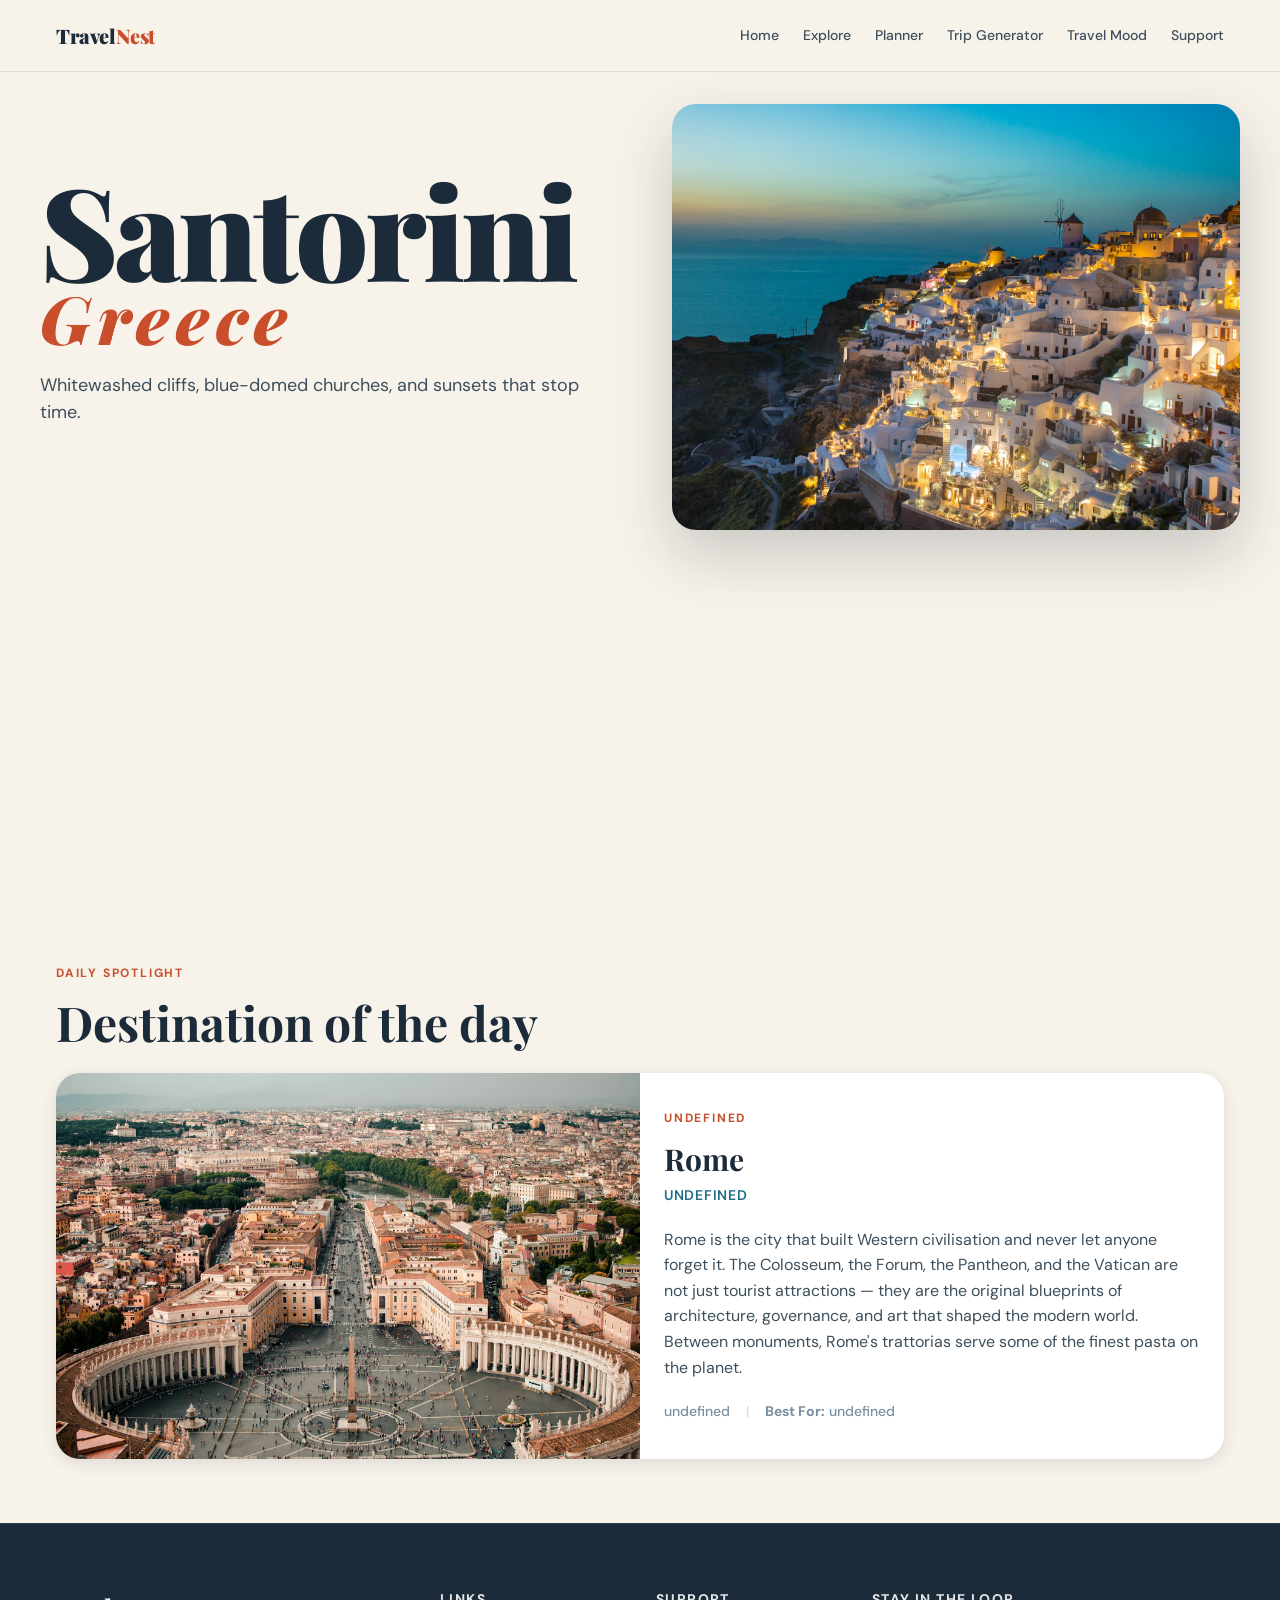
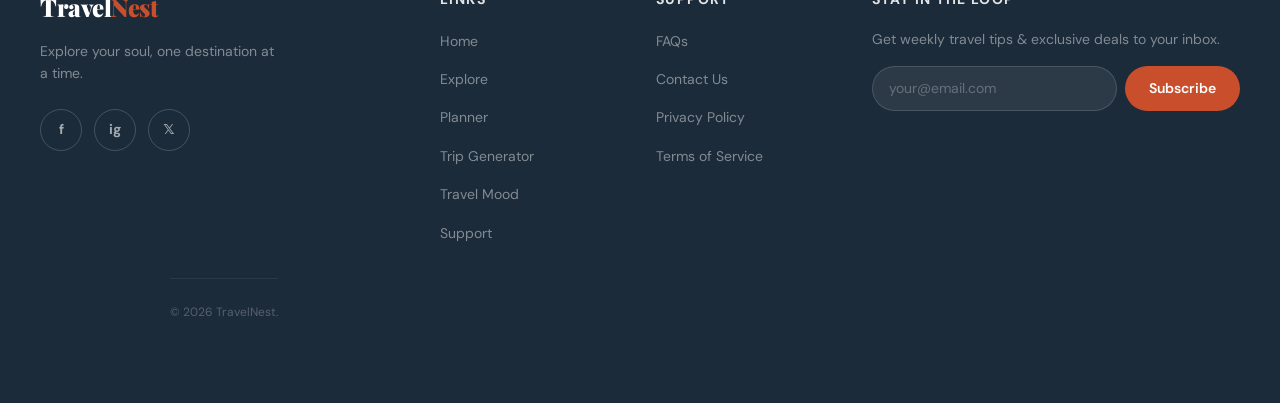
<file: index.html>
<html lang="en">
<head>
    <meta charset="UTF-8">
    <meta name="viewport" content="width=device-width, initial-scale=1.0">
    <meta name="description" content="TravelNest, Discover breathtaking destinations with curated tours, local insights, and hassle-free planning."/>
    <meta name="theme-color" content="1c2b3a"/>

    <title>TravelNest</title>

    <link rel="icon" type="image/png" href="images/favicon.png"/>
    
    <link rel="preconnect" href="https://fonts.googleapis.com" />
    <link rel="preconnect" href="https://fonts.gstatic.com" crossorigin />
    <link href="https://fonts.googleapis.com/css2?family=Playfair+Display:ital,wght@0,700;0,900;1,700&family=DM+Sans:wght@300;400;500;600&display=swap" rel="stylesheet" />

    <link rel="stylesheet" href="styles.css"/>

</head>
<body>
    <nav class="navbar" id="navbar">
        <div class="nav-container">
            <a href="#home" class="nav-logo">Travel<span>Nest</span></a>

            <ul class="nav-links" id="navLinks" role="list">
                <li><a href="#home" class="nav-link">Home</a></li>
                <li><a href="destination.html" class="nav-link">Explore</a></li>
                <li><a href="budget.html" class="nav-link">Planner</a></li>
                <li><a href="generator.html" class="nav-link">Trip Generator</a></li>
                <li><a href="mood.html" class="nav-link">Travel Mood</a></li>
                <li><a href="support.html" class="nav-link">Support</a></li>
            </ul>

            <button class="hamburger" id="hamburger">
                <span class="bar"></span>
                <span class="bar"></span>
                <span class="bar"></span>
            </button>
        </div>
    </nav>

    <section class="hero" id="home" aria-label="hero section">
        <div class="hero-grid">
            <div class="hero-content">
                <h1 class="hero-title" id="heroTitle">Santorini<span class="title-tn" id="titleTn">Greece</span></h1>

                <!--quotes section-->
                <div class="quote-rotator" aria-live="polite" aria-atomic="true">
                    <p class="quote-text" id="quoteText">Whitewashed cliffs, blue-domed churches, and sunsets that stop time.</p>
                    <div class="quote-dots" id="quoteDots" role="tablist" aria-label="navigate quotes"></div>
                </div>
            </div>


            <div class="hero-image-panel">
                <div class="hero-image-frame">
                    <img src="images/santorini.jpg" class="hero-image" id="heroImage" loading="eager">
                </div>
            </div>

        </div>
    </section>

    <section class="section-container">
    <p class="section-eyebrow">Daily Spotlight</p>
    <h2 class="section-title">Destination of the day</h2>
    
    <div class="dotd-card">
      <div class="dotd-image-wrapper">
        <img id="dotdImage" src="images/bali.jpg" alt="Destination of the day" class="dotd-image" loading="eager">
      </div>
      
      <div class="dotd-content" id="dotdContent">
        </div>
    </div>
  </section>


    <footer class="footer" id="footer" role="contentinfo">
    <div class="footer-grid">

      <!-- Column 1: Brand -->
      <div class="footer-brand">
        <p class="footer-logo">Travel<span>Nest</span></p>
        <p class="footer-tagline">Explore your soul, one destination at a time.</p>
        <div class="social-links" aria-label="Social media links">
          <a href="#" class="social-btn" aria-label="Facebook">f</a>
          <a href="#" class="social-btn" aria-label="Instagram">ig</a>
          <a href="#" class="social-btn" aria-label="X / Twitter">𝕏</a>
        </div>
      </div>

      <!-- Column 2: Explore links -->
      <div class="footer-nav-col">
        <h4 class="footer-heading">Links</h4>
        <ul class="footer-links">
          <li><a href="#home">Home</a></li>
          <li><a href="destination.html">Explore</a></li>
          <li><a href="budget.html">Planner</a></li>
          <li><a href="#about">Trip Generator</a></li>
          <li><a href="#about">Travel Mood</a></li>
          <li><a href="support.html">Support</a></li>
        </ul>
      </div>

      <!-- Column 3: Support links -->
      <div class="footer-nav-col">
        <h4 class="footer-heading">Support</h4>
        <ul class="footer-links">
          <li><a href="support.html">FAQs</a></li>
          <li><a href="#">Contact Us</a></li>
          <li><a href="#">Privacy Policy</a></li>
          <li><a href="#">Terms of Service</a></li>
        </ul>
      </div>

      <!-- Column 4: Newsletter -->
      <div class="footer-newsletter">
        <h4 class="footer-heading">Stay in the loop</h4>
        <p class="footer-newsletter-text">Get weekly travel tips &amp; exclusive deals to your inbox.</p>

        <form class="newsletter-form" id="newsletterForm" novalidate aria-label="Newsletter subscription form">
          <div class="newsletter-input-group">
            <input type="email" id="emailInput" name="email" placeholder="your@email.com" autocomplete="email" aria-required="true"/>
            <button type="submit" class="btn-subscribe" id="btnSubscribe">Subscribe</button>
          </div>
        </form>
    </div>

    <div class="footer-bottom">
      <p>© 2026 TravelNest.</p>
    </div>
  </footer>


  <script src="script.js"></script>
</body>
</html>
</file>
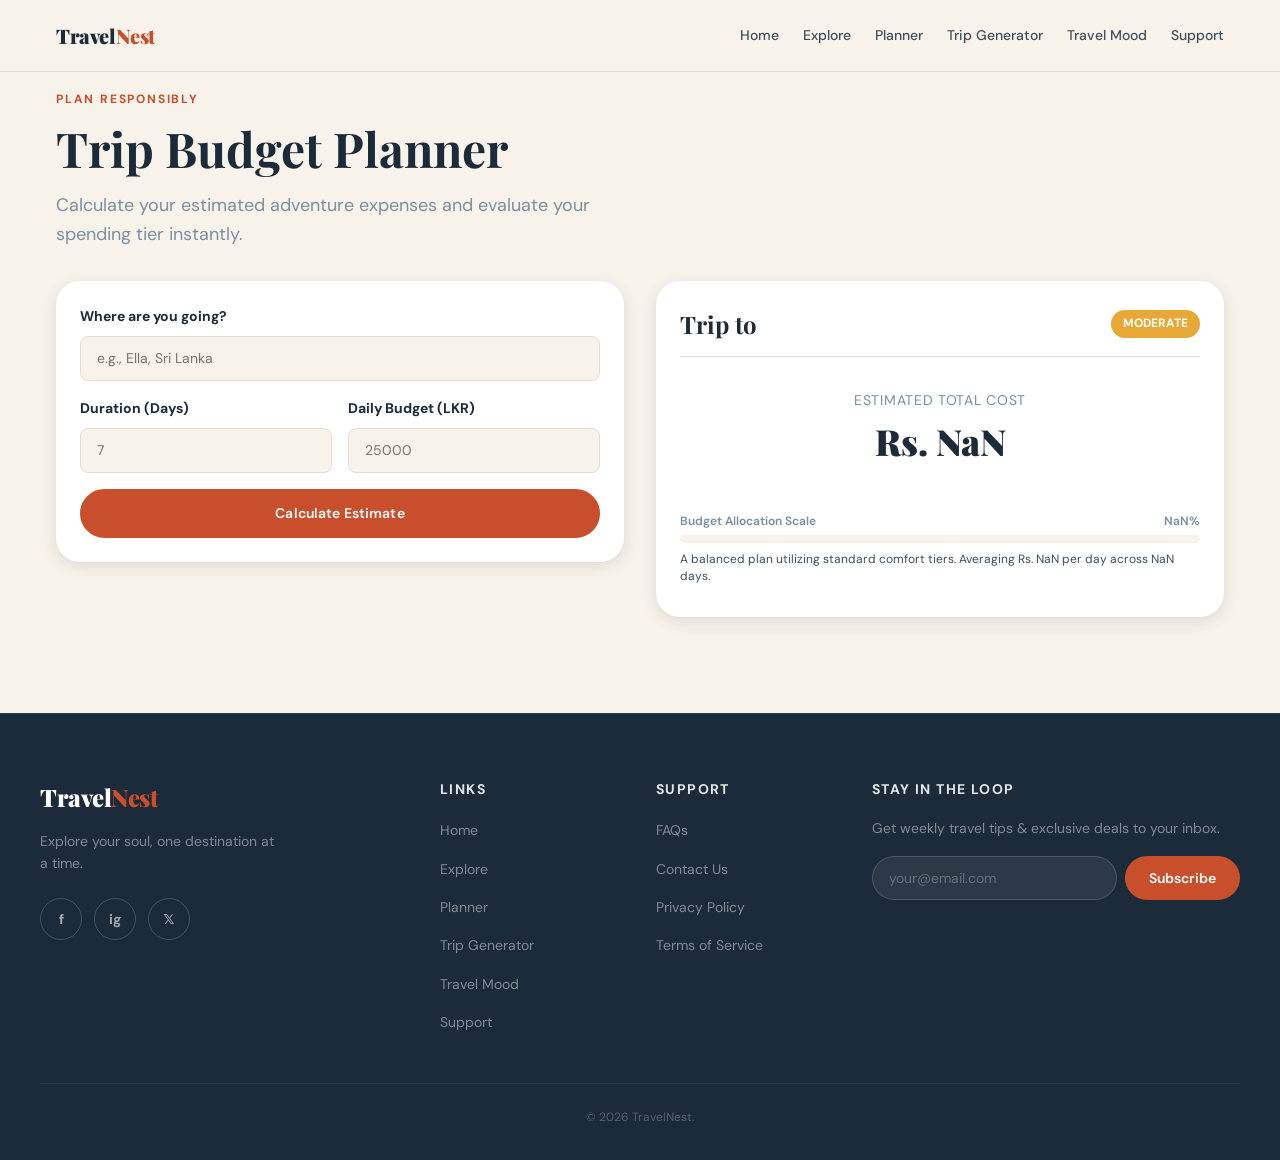
<file: budget.html>
<html lang="en">
<head>
    <meta charset="UTF-8">
    <meta name="viewport" content="width=device-width, initial-scale=1.0">
    <meta name="description" content="TravelNest, Discover breathtaking destinations with curated tours, local insights, and hassle-free planning."/>
    <meta name="theme-color" content="1c2b3a"/>

    <title>Budget Planner</title>

    <link rel="icon" type="image/png" href="images/favicon.png"/>
    
    <link rel="preconnect" href="https://fonts.googleapis.com" />
    <link rel="preconnect" href="https://fonts.gstatic.com" crossorigin />
    <link href="https://fonts.googleapis.com/css2?family=Playfair+Display:ital,wght@0,700;0,900;1,700&family=DM+Sans:wght@300;400;500;600&display=swap" rel="stylesheet" />

    <link rel="stylesheet" href="styles.css"/>
</head>
<body>
     <nav class="navbar" id="navbar">
        <div class="nav-container">
            <a href="index.html" class="nav-logo">Travel<span>Nest</span></a>

            <ul class="nav-links" id="navLinks" role="list">
                <li><a href="index.html" class="nav-link">Home</a></li>
                <li><a href="destination.html" class="nav-link">Explore</a></li>
                <li><a href="budget.html" class="nav-link">Planner</a></li>
                <li><a href="generator.html" class="nav-link">Trip Generator</a></li>
                <li><a href="mood.html" class="nav-link">Travel Mood</a></li>
                <li><a href="support.html" class="nav-link">Support</a></li>
            </ul>

            <button class="hamburger" id="hamburger">
                <span class="bar"></span>
                <span class="bar"></span>
                <span class="bar"></span>
            </button>
        </div>
    </nav>



<section class="section-container">
  <br>
  <div class="section-eyebrow">Plan Responsibly</div>
  <h2 class="section-title">Trip Budget Planner</h2>
  <p class="section-subtitle">Calculate your estimated adventure expenses and evaluate your spending tier instantly.</p>

  <div class="planner-grid">
    <div class="planner-card">
      <form id="budgetForm" autocomplete="off">
        <div class="form-group">
          <label for="destination">Where are you going?</label>
          <input type="text" id="destination" placeholder="e.g., Ella, Sri Lanka" required>
        </div>
        
        <div class="form-group-row">
          <div class="form-group">
            <label for="duration">Duration (Days)</label>
            <input type="number" id="duration" min="1" max="365" placeholder="7" required>
          </div>
          
          <div class="form-group">
            <label for="dailyBudget">Daily Budget (LKR)</label>
            <input type="number" id="dailyBudget" min="1" max="5000000" placeholder="25000" required>
          </div>
        </div>
        
        <button type="submit" class="btn-primary" style="width: 100%; justify-content: center;">
          Calculate Estimate
        </button>
      </form>
    </div>

    <div class="planner-card results-card hidden" id="resultsPanel">
      <div class="results-header">
        <h3 id="resultHeading" style="font-family: var(--font-display); font-size: var(--text-2xl); color: var(--clr-dark);">Trip to Destination</h3>
        <span id="budgetBadge" class="budget-status-badge">Tier</span>
      </div>

      <div class="cost-display">
        <span class="cost-label">Estimated Total Cost</span>
        <span class="cost-amount" id="totalCostDisplay">Rs. 0</span>
      </div>

      <div class="progress-container">
        <div class="progress-labels">
          <span>Budget Allocation Scale</span>
          <span id="progressPercent">0%</span>
        </div>
        <div class="progress-bar-track">
          <div class="progress-bar-fill" id="progressBarFill"></div>
        </div>
        <p class="progress-caption" id="tierCaption">Calculation context loading...</p>
      </div>
    </div>
  </div>
</section>



    <footer class="footer" id="footer" role="contentinfo">
    <div class="footer-grid">

      <!-- Column 1: Brand -->
      <div class="footer-brand">
        <p class="footer-logo">Travel<span>Nest</span></p>
        <p class="footer-tagline">Explore your soul, one destination at a time.</p>
        <div class="social-links" aria-label="Social media links">
          <a href="#" class="social-btn" aria-label="Facebook">f</a>
          <a href="#" class="social-btn" aria-label="Instagram">ig</a>
          <a href="#" class="social-btn" aria-label="X / Twitter">𝕏</a>
        </div>
      </div>

      <!-- Column 2: Explore links -->
      <div class="footer-nav-col">
        <h4 class="footer-heading">Links</h4>
        <ul class="footer-links">
          <li><a href="index.html">Home</a></li>
          <li><a href="destination.html">Explore</a></li>
          <li><a href="budget.html">Planner</a></li>
          <li><a href="generator.html">Trip Generator</a></li>
          <li><a href="mood.html">Travel Mood</a></li>
          <li><a href="support.html">Support</a></li>
        </ul>
      </div>

      <!-- Column 3: Support links -->
      <div class="footer-nav-col">
        <h4 class="footer-heading">Support</h4>
        <ul class="footer-links">
          <li><a href="#">FAQs</a></li>
          <li><a href="#">Contact Us</a></li>
          <li><a href="#">Privacy Policy</a></li>
          <li><a href="#">Terms of Service</a></li>
        </ul>
      </div>

      <!-- Column 4: Newsletter -->
      <div class="footer-newsletter">
        <h4 class="footer-heading">Stay in the loop</h4>
        <p class="footer-newsletter-text">Get weekly travel tips &amp; exclusive deals to your inbox.</p>

        <form class="newsletter-form" id="newsletterForm" novalidate aria-label="Newsletter subscription form">
          <div class="newsletter-input-group">
            <!-- sr-only label = visually hidden but accessible to screen readers -->
            <input
              type="email"
              id="emailInput"
              name="email"
              placeholder="your@email.com"
              autocomplete="email"
              aria-required="true"
            />
            <button type="submit" class="btn-subscribe">Subscribe</button>
          </div>
          <!-- JS writes error/success messages here -->
          <div class="form-feedback" id="formFeedback" role="alert" aria-live="polite"></div>
        </form>

        <!-- Shows when an email is already saved in localStorage -->
        <div class="saved-sub" id="savedSub"></div>
      </div>

    </div>

    <div class="footer-bottom">
      <p>© 2026 TravelNest.</p>
    </div>
  </footer>
    
    <script src="script.js"></script>
</body>
</html>
</file>
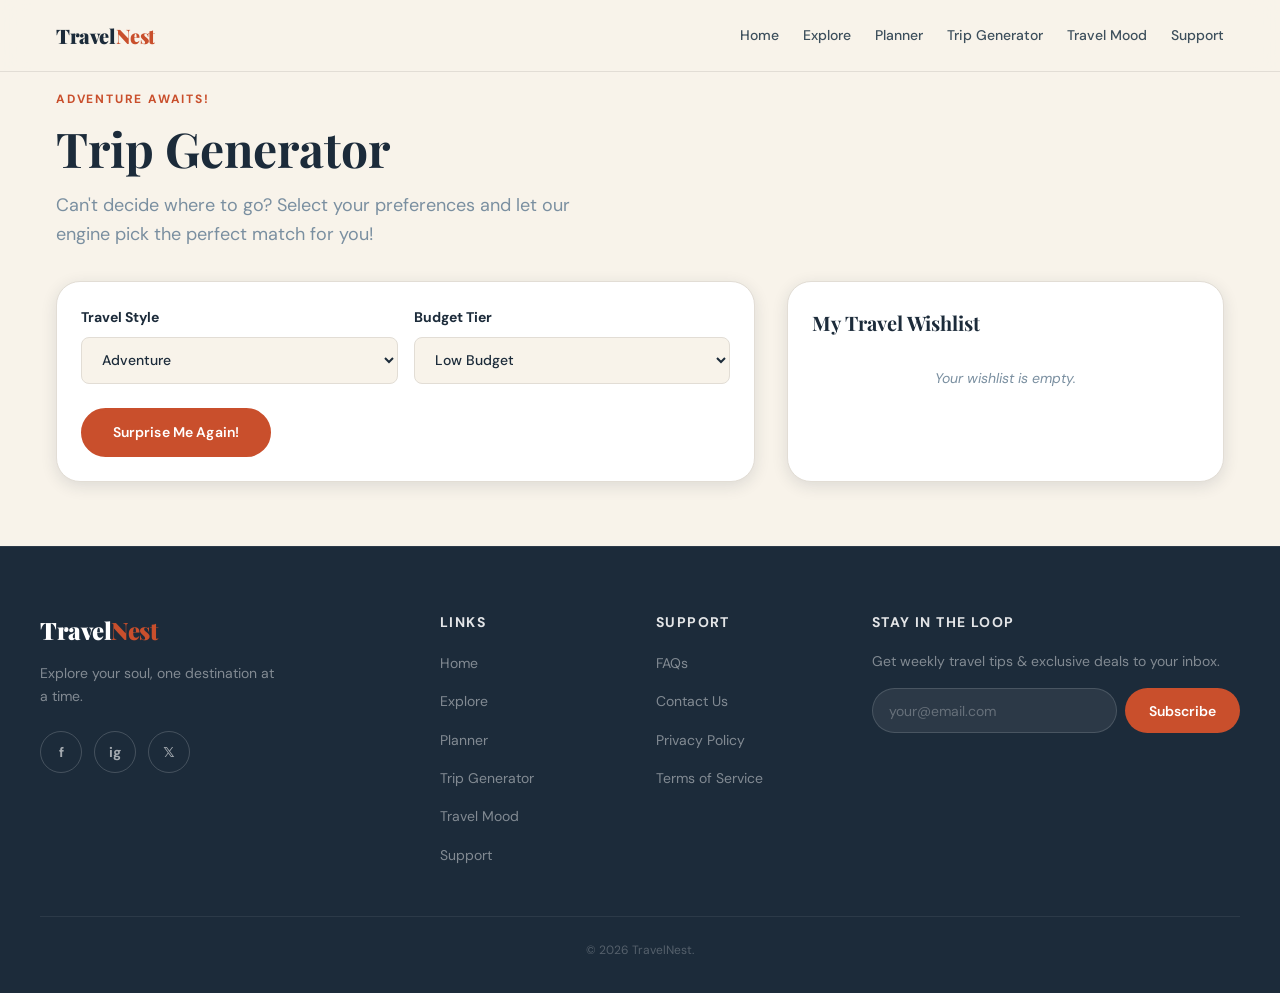
<file: generator.html>
<html lang="en">
<head>
    <meta charset="UTF-8">
    <meta name="viewport" content="width=device-width, initial-scale=1.0">
    <meta name="description" content="TravelNest, Discover breathtaking destinations with curated tours, local insights, and hassle-free planning."/>
    <meta name="theme-color" content="1c2b3a"/>

    <title>Trip Generator</title>

    <link rel="icon" type="image/png" href="images/favicon.png"/>
    
    <link rel="preconnect" href="https://fonts.googleapis.com" />
    <link rel="preconnect" href="https://fonts.gstatic.com" crossorigin />
    <link href="https://fonts.googleapis.com/css2?family=Playfair+Display:ital,wght@0,700;0,900;1,700&family=DM+Sans:wght@300;400;500;600&display=swap" rel="stylesheet" />

    <link rel="stylesheet" href="styles.css"/>

</head>
<body>
    <nav class="navbar" id="navbar">
        <div class="nav-container">
            <a href="index.html" class="nav-logo">Travel<span>Nest</span></a>

            <ul class="nav-links" id="navLinks" role="list">
                <li><a href="index.html" class="nav-link">Home</a></li>
                <li><a href="destination.html" class="nav-link">Explore</a></li>
                <li><a href="budget.html" class="nav-link">Planner</a></li>
                <li><a href="generator.html" class="nav-link">Trip Generator</a></li>
                <li><a href="mood.html" class="nav-link">Travel Mood</a></li>
                <li><a href="support.html" class="nav-link">Support</a></li>
            </ul>

            <button class="hamburger" id="hamburger">
                <span class="bar"></span>
                <span class="bar"></span>
                <span class="bar"></span>
            </button>
        </div>
    </nav>


    <section class="section-container">
    <br>
    <p class="section-eyebrow">Adventure Awaits!</p>
    <h2 class="section-title">Trip Generator</h2>
    <p class="section-subtitle">Can't decide where to go? Select your preferences and let our engine pick the perfect match for you!</p>

    <div class="rtg-grid">
        <div class="rtg-main-panel">
        
        <div class="rtg-card form-card">
            <div class="filter-group-row">
            <div class="filter-field">
                <label for="travelType">Travel Style</label>
                <select id="travelType">
                <option value="adventure">Adventure</option>
                <option value="relaxation">Relaxation</option>
                <option value="cultural">Cultural</option>
                <option value="nature">Nature</option>
                </select>
            </div>
            
            <div class="filter-field">
                <label for="budgetRange">Budget Tier</label>
                <select id="budgetRange">
                <option value="low">Low Budget</option>
                <option value="medium">Medium Budget</option>
                <option value="high">High/Luxury</option>
                </select>
            </div>
            </div>
            
            <button type="button" id="surpriseBtn" class="btn-primary" style="justify-content: center; margin-top: var(--sp-2);">
            Surprise Me Again!
            </button>
        </div>

        <div id="resultCard" class="rtg-card result-card hidden">
            <div class="result-header">
            <span id="resultBadge" class="rtg-badge">Tag</span>
            <h3 id="resultName">Destination Name</h3>
            </div>
            <p id="resultDesc" class="result-text">Destination description will populate here dynamically via JavaScript.</p>
            
            <button type="button" id="addToWishlistBtn" class="btn-outline" style="width: max-content; gap: var(--sp-2); margin-top: var(--sp-2);">
            Add to Wishlist
            </button>
        </div>

        </div>

        <div class="rtg-card wishlist-card">
        <h3 style="font-family: var(--font-display); font-size: var(--text-xl); color: var(--clr-dark); margin-bottom: var(--sp-3);">
            My Travel Wishlist
        </h3>
        <div id="wishlistPlaceholder" class="wishlist-empty-state">
            Your wishlist is empty.
        </div>
        <ul id="wishlistList" class="wishlist-items-container">
            </ul>
        </div>
    </div>
    </section>



    <footer class="footer" id="footer" role="contentinfo">
    <div class="footer-grid">

      <!-- Column 1: Brand -->
      <div class="footer-brand">
        <p class="footer-logo">Travel<span>Nest</span></p>
        <p class="footer-tagline">Explore your soul, one destination at a time.</p>
        <div class="social-links" aria-label="Social media links">
          <a href="#" class="social-btn" aria-label="Facebook">f</a>
          <a href="#" class="social-btn" aria-label="Instagram">ig</a>
          <a href="#" class="social-btn" aria-label="X / Twitter">𝕏</a>
        </div>
      </div>

      <!-- Column 2: Explore links -->
      <div class="footer-nav-col">
        <h4 class="footer-heading">Links</h4>
        <ul class="footer-links">
          <li><a href="index.html">Home</a></li>
          <li><a href="destination.html">Explore</a></li>
          <li><a href="budget.html">Planner</a></li>
          <li><a href="generator.html">Trip Generator</a></li>
          <li><a href="mood.html">Travel Mood</a></li>
          <li><a href="support.html">Support</a></li>
        </ul>
      </div>

      <!-- Column 3: Support links -->
      <div class="footer-nav-col">
        <h4 class="footer-heading">Support</h4>
        <ul class="footer-links">
          <li><a href="#faq">FAQs</a></li>
          <li><a href="#">Contact Us</a></li>
          <li><a href="#">Privacy Policy</a></li>
          <li><a href="#">Terms of Service</a></li>
        </ul>
      </div>

      <!-- Column 4: Newsletter -->
      <div class="footer-newsletter">
        <h4 class="footer-heading">Stay in the loop</h4>
        <p class="footer-newsletter-text">Get weekly travel tips &amp; exclusive deals to your inbox.</p>

        <form class="newsletter-form" id="newsletterForm" novalidate aria-label="Newsletter subscription form">
          <div class="newsletter-input-group">
            <!-- sr-only label = visually hidden but accessible to screen readers -->
            <input
              type="email"
              id="emailInput"
              name="email"
              placeholder="your@email.com"
              autocomplete="email"
              aria-required="true"
            />
            <button type="submit" class="btn-subscribe">Subscribe</button>
          </div>
          <!-- JS writes error/success messages here -->
          <div class="form-feedback" id="formFeedback" role="alert" aria-live="polite"></div>
        </form>

        <!-- Shows when an email is already saved in localStorage -->
        <div class="saved-sub" id="savedSub"></div>
      </div>

    </div>

    <div class="footer-bottom">
      <p>© 2026 TravelNest.</p>
    </div>
  </footer>



  <script src="script.js"></script>
</body>
</html>
</file>
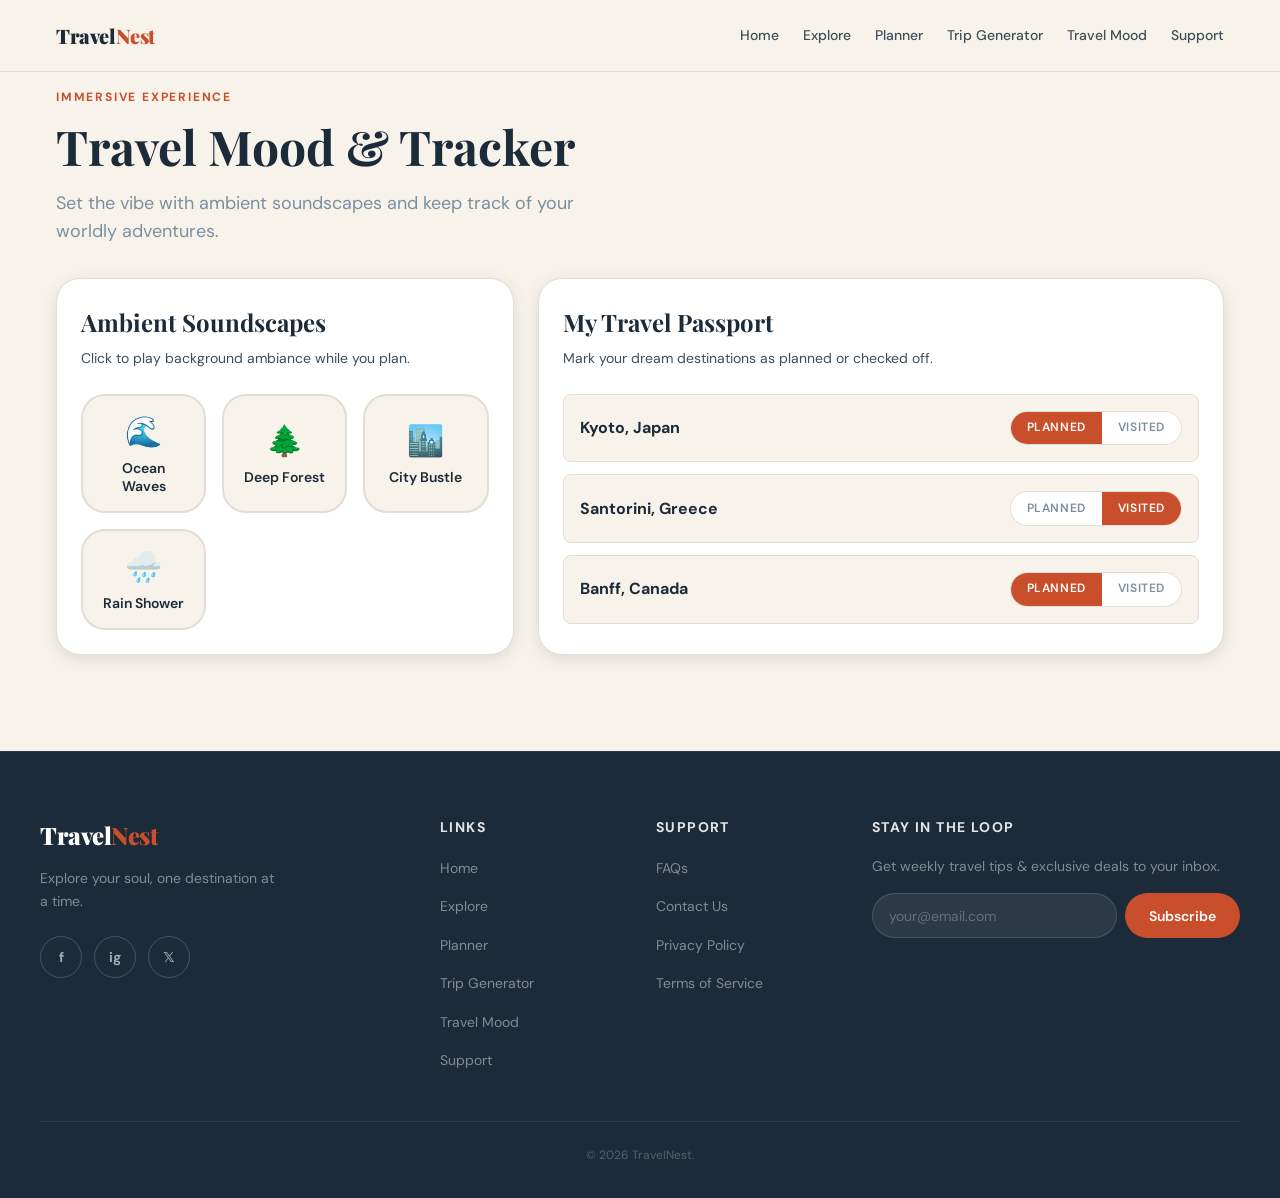
<file: mood.html>
<html lang="en">
<head>
    <meta charset="UTF-8">
    <meta name="viewport" content="width=device-width, initial-scale=1.0">
    <meta name="description" content="TravelNest, Discover breathtaking destinations with curated tours, local insights, and hassle-free planning."/>
    <meta name="theme-color" content="1c2b3a"/>

    <title>Travel Mood</title>

    <link rel="icon" type="image/png" href="images/favicon.png"/>
    
    <link rel="preconnect" href="https://fonts.googleapis.com" />
    <link rel="preconnect" href="https://fonts.gstatic.com" crossorigin />
    <link href="https://fonts.googleapis.com/css2?family=Playfair+Display:ital,wght@0,700;0,900;1,700&family=DM+Sans:wght@300;400;500;600&display=swap" rel="stylesheet" />

    <link rel="stylesheet" href="styles.css"/>

</head>
<body>
    <nav class="navbar" id="navbar">
        <div class="nav-container">
            <a href="index.html" class="nav-logo">Travel<span>Nest</span></a>

            <ul class="nav-links" id="navLinks" role="list">
                <li><a href="index.html" class="nav-link">Home</a></li>
                <li><a href="destination.html" class="nav-link">Explore</a></li>
                <li><a href="budget.html" class="nav-link">Planner</a></li>
                <li><a href="generator.html" class="nav-link">Trip Generator</a></li>
                <li><a href="mood.html" class="nav-link">Travel Mood</a></li>
                <li><a href="support.html" class="nav-link">Support</a></li>
            </ul>

            <button class="hamburger" id="hamburger">
                <span class="bar"></span>
                <span class="bar"></span>
                <span class="bar"></span>
            </button>
        </div>
    </nav>


    <section class="section-container mood-page-layout">
  <div class="section-header">
    <p class="section-eyebrow">Immersive Experience</p>
    <h2 class="section-title">Travel Mood & Tracker</h2>
    <p class="section-subtitle">Set the vibe with ambient soundscapes and keep track of your worldly adventures.</p>
  </div>

  <div class="mood-grid">
    
    <div class="mood-card soundscape-card">
      <h3 class="mood-card-title">Ambient Soundscapes</h3>
      <p class="mood-card-desc">Click to play background ambiance while you plan.</p>
      
      <div class="sound-toggles">
        <button type="button" class="sound-btn" data-sound="beach" aria-pressed="false">
          <span class="sound-icon">🌊</span>
          <span class="sound-label">Ocean Waves</span>
        </button>
        
        <button type="button" class="sound-btn" data-sound="forest" aria-pressed="false">
          <span class="sound-icon">🌲</span>
          <span class="sound-label">Deep Forest</span>
        </button>
        
        <button type="button" class="sound-btn" data-sound="city" aria-pressed="false">
          <span class="sound-icon">🏙️</span>
          <span class="sound-label">City Bustle</span>
        </button>

        <button type="button" class="sound-btn" data-sound="rain" aria-pressed="false">
          <span class="sound-icon">🌧️</span>
          <span class="sound-label">Rain Shower</span>
        </button>
      </div>
      
      <audio id="audio-beach" src="assets/beach.mp3" loop preload="none"></audio>
      <audio id="audio-forest" src="assets/forest.mp3" loop preload="none"></audio>
      <audio id="audio-city" src="assets/city.mp3" loop preload="none"></audio>
    </div>

    <div class="mood-card tracker-card">
      <h3 class="mood-card-title">My Travel Passport</h3>
      <p class="mood-card-desc">Mark your dream destinations as planned or checked off.</p>

      <div class="tracker-list">
        
        <div class="tracker-item" data-destination-id="kyoto">
          <div class="tracker-info">
            <span class="tracker-name">Kyoto, Japan</span>
          </div>
          <div class="tracker-actions">
            <label class="tracker-radio">
              <input type="radio" name="status-kyoto" value="planned" checked>
              <span class="radio-btn">Planned</span>
            </label>
            <label class="tracker-radio">
              <input type="radio" name="status-kyoto" value="visited">
              <span class="radio-btn">Visited</span>
            </label>
          </div>
        </div>

        <div class="tracker-item" data-destination-id="santorini">
          <div class="tracker-info">
            <span class="tracker-name">Santorini, Greece</span>
          </div>
          <div class="tracker-actions">
            <label class="tracker-radio">
              <input type="radio" name="status-santorini" value="planned">
              <span class="radio-btn">Planned</span>
            </label>
            <label class="tracker-radio">
              <input type="radio" name="status-santorini" value="visited" checked>
              <span class="radio-btn">Visited</span>
            </label>
          </div>
        </div>

        <div class="tracker-item" data-destination-id="banff">
          <div class="tracker-info">
            <span class="tracker-name">Banff, Canada</span>
          </div>
          <div class="tracker-actions">
            <label class="tracker-radio">
              <input type="radio" name="status-banff" value="planned" checked>
              <span class="radio-btn">Planned</span>
            </label>
            <label class="tracker-radio">
              <input type="radio" name="status-banff" value="visited">
              <span class="radio-btn">Visited</span>
            </label>
          </div>
        </div>
        
      </div>
    </div>
    
  </div>
</section>


    <footer class="footer" id="footer" role="contentinfo">
    <div class="footer-grid">

      <!-- Column 1: Brand -->
      <div class="footer-brand">
        <p class="footer-logo">Travel<span>Nest</span></p>
        <p class="footer-tagline">Explore your soul, one destination at a time.</p>
        <div class="social-links" aria-label="Social media links">
          <a href="#" class="social-btn" aria-label="Facebook">f</a>
          <a href="#" class="social-btn" aria-label="Instagram">ig</a>
          <a href="#" class="social-btn" aria-label="X / Twitter">𝕏</a>
        </div>
      </div>

      <!-- Column 2: Explore links -->
      <div class="footer-nav-col">
        <h4 class="footer-heading">Links</h4>
        <ul class="footer-links">
          <li><a href="index.html">Home</a></li>
          <li><a href="destination.html">Explore</a></li>
          <li><a href="budget.html">Planner</a></li>
          <li><a href="generator.html">Trip Generator</a></li>
          <li><a href="mood.html">Travel Mood</a></li>
          <li><a href="support.html">Support</a></li>
        </ul>
      </div>

      <!-- Column 3: Support links -->
      <div class="footer-nav-col">
        <h4 class="footer-heading">Support</h4>
        <ul class="footer-links">
          <li><a href="#faq">FAQs</a></li>
          <li><a href="#">Contact Us</a></li>
          <li><a href="#">Privacy Policy</a></li>
          <li><a href="#">Terms of Service</a></li>
        </ul>
      </div>

      <!-- Column 4: Newsletter -->
      <div class="footer-newsletter">
        <h4 class="footer-heading">Stay in the loop</h4>
        <p class="footer-newsletter-text">Get weekly travel tips &amp; exclusive deals to your inbox.</p>

        <form class="newsletter-form" id="newsletterForm" novalidate aria-label="Newsletter subscription form">
          <div class="newsletter-input-group">
            <!-- sr-only label = visually hidden but accessible to screen readers -->
            <input
              type="email"
              id="emailInput"
              name="email"
              placeholder="your@email.com"
              autocomplete="email"
              aria-required="true"
            />
            <button type="submit" class="btn-subscribe">Subscribe</button>
          </div>
          <!-- JS writes error/success messages here -->
          <div class="form-feedback" id="formFeedback" role="alert" aria-live="polite"></div>
        </form>

        <!-- Shows when an email is already saved in localStorage -->
        <div class="saved-sub" id="savedSub"></div>
      </div>

    </div>

    <div class="footer-bottom">
      <p>© 2026 TravelNest.</p>
    </div>
  </footer>

  <script src="script.js"></script>
    
</body>
</html>
</file>
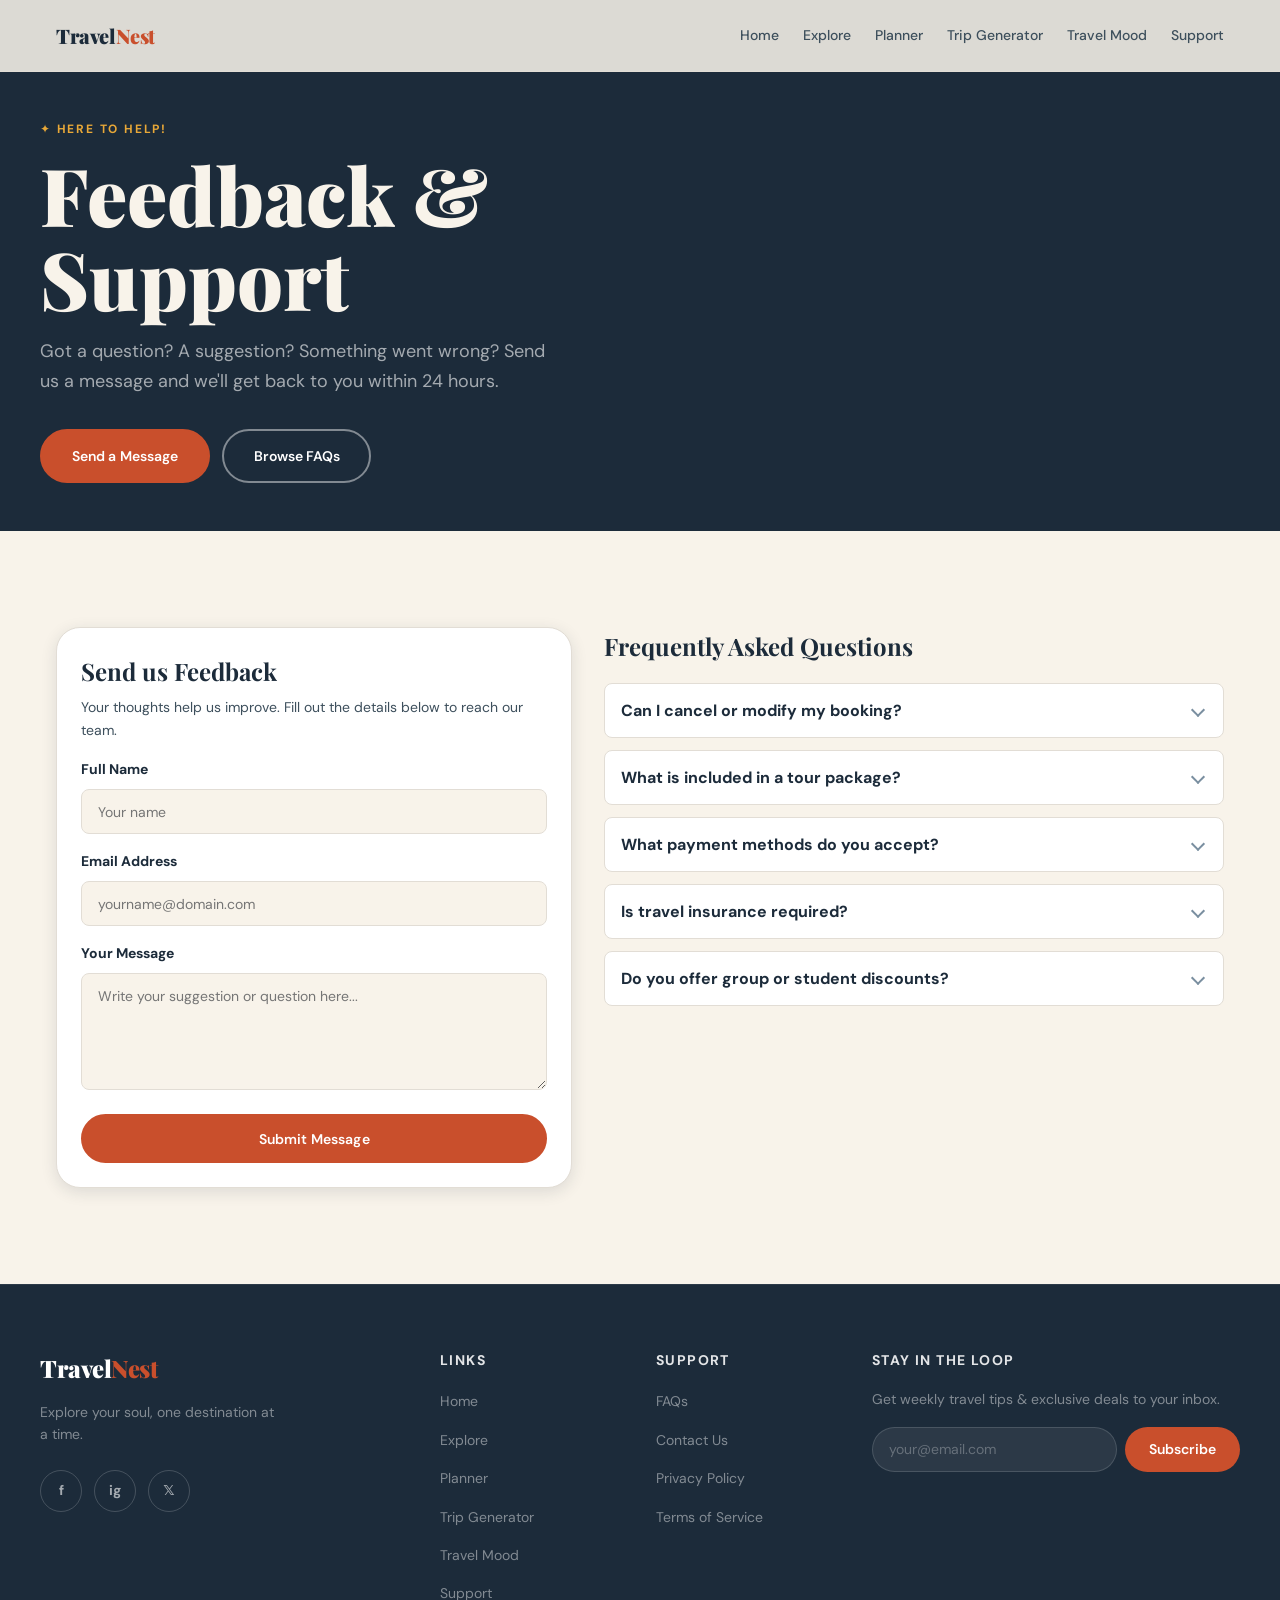
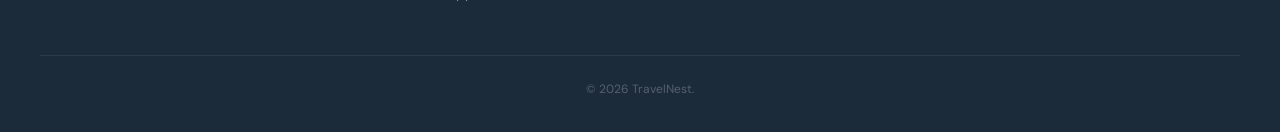
<file: support.html>
<html lang="en">
<head>
    <meta charset="UTF-8">
    <meta name="viewport" content="width=device-width, initial-scale=1.0">
    <meta name="description" content="TravelNest, Discover breathtaking destinations with curated tours, local insights, and hassle-free planning."/>
    <meta name="theme-color" content="1c2b3a"/>

    <title>Feedback & Support</title>

    <link rel="icon" type="image/png" href="images/favicon.png"/>
    
    <link rel="preconnect" href="https://fonts.googleapis.com" />
    <link rel="preconnect" href="https://fonts.gstatic.com" crossorigin />
    <link href="https://fonts.googleapis.com/css2?family=Playfair+Display:ital,wght@0,700;0,900;1,700&family=DM+Sans:wght@300;400;500;600&display=swap" rel="stylesheet" />

    <link rel="stylesheet" href="styles.css"/>

</head>
<body>
    <nav class="navbar" id="navbar">
        <div class="nav-container">
            <a href="index.html" class="nav-logo">Travel<span>Nest</span></a>

            <ul class="nav-links" id="navLinks" role="list">
                <li><a href="index.html" class="nav-link">Home</a></li>
                <li><a href="destination.html" class="nav-link">Explore</a></li>
                <li><a href="budget.html" class="nav-link">Planner</a></li>
                <li><a href="generator.html" class="nav-link">Trip Generator</a></li>
                <li><a href="mood.html" class="nav-link">Travel Mood</a></li>
                <li><a href="support.html" class="nav-link">Support</a></li>
            </ul>

            <button class="hamburger" id="hamburger">
                <span class="bar"></span>
                <span class="bar"></span>
                <span class="bar"></span>
            </button>
        </div>
    </nav>

    <header class="page-header" aria-label="page header">
  <div class="page-header-inner" aria-label="feedback section">
    <div class="page-header-text">
      <div class="section-eyebrow light">✦ Here to help!</div>
      <h1 class="page-header-title">Feedback &<br/>Support</h1>
      <p class="page-header-subtitle">
        Got a question? A suggestion? Something went wrong?
        Send us a message and we'll get back to you within 24 hours.
      </p>
    </div>
    <div class="page-header-links">
      <a href="#feedback-section" class="btn-primary">Send a Message</a>
      <a href="#faq-section" class="btn-outline-light">Browse FAQs</a>
    </div>
  </div>
</header>

<div class="section-container support-page-layout">
  
  <section id="feedback-section" class="support-card-wrapper" aria-label="Support Message form">
    <h2 class="support-card-title">Send us Feedback</h2>
    <p style="color: var(--clr-text); font-size: var(--text-sm); margin-bottom: var(--sp-4);">
      Your thoughts help us improve. Fill out the details below to reach our team.
    </p>

    <div id="submissionSuccessBanner" class="success-alert-box hidden" role="alert">
      <div class="alert-icon">✓</div>
      <div>
        <h4 style="font-size: var(--text-base); font-weight: 700; margin-bottom: 2px;">Thank you!</h4>
        <p style="font-size: var(--text-xs); margin: 0;">Your message was securely saved. We'll respond shortly.</p>
      </div>
    </div>

    <form id="feedbackForm" novalidate autocomplete="off">
      <div class="form-group-field">
        <label for="fbName">Full Name</label>
        <input type="text" id="fbName" placeholder="Your name" required minlength="2">
        <span class="field-error-msg" id="nameError">Name must contain at least 2 characters.</span>
      </div>

      <div class="form-group-field">
        <label for="fbEmail">Email Address</label>
        <input type="email" id="fbEmail" placeholder="yourname@domain.com" required>
        <span class="field-error-msg" id="emailError">Please enter a valid email address.</span>
      </div>

      <div class="form-group-field">
        <label for="fbMessage">Your Message</label>
        <textarea id="fbMessage" rows="5" placeholder="Write your suggestion or question here..." required minlength="10"></textarea>
        <span class="field-error-msg" id="messageError">Message must be at least 10 characters long.</span>
      </div>

      <button type="submit" class="btn-primary" style="width: 100%; justify-content: center; margin-top: var(--sp-2);">
        Submit Message
      </button>
    </form>
  </section>

  <section id="faq-section" class="accordion-container-block" aria-label="FAQ section">
    <h2 class="support-card-title" style="margin-bottom: var(--sp-4);">Frequently Asked Questions</h2>
    
    <div class="accordion-wrapper">
      <div class="faq-item">
        <button type="button" class="faq-trigger" aria-expanded="false" aria-controls="faq-ans-1">
          <span>Can I cancel or modify my booking?</span>
          <span class="faq-chevron-icon" aria-hidden="true"></span>
        </button>
        <div id="faq-ans-1" class="faq-content-panel" role="region">
          <div class="faq-content-inner">
            <p>
              Yes. Cancellations made <strong>14 or more days</strong> before your tour date receive a
              full refund. Cancellations within 7–13 days receive a 50% refund. Within 7 days,
              unfortunately no refund is possible but you may reschedule once at no extra cost.
              To modify dates, contact us via this form or by email.
            </p>
          </div>
        </div>
      </div>

      <div class="faq-item">
        <button type="button" class="faq-trigger" aria-expanded="false" aria-controls="faq-ans-2">
          <span>What is included in a tour package?</span>
          <span class="faq-chevron-icon" aria-hidden="true"></span>
        </button>
        <div id="faq-ans-2" class="faq-content-panel" role="region">
          <div class="faq-content-inner">
            <p>
              Every TravelNest package includes accommodation, a certified local guide, island-hopping
              or land transfers (as applicable), and daily breakfast. Flights, travel insurance, and personal expenses
              are not included unless explicitly stated.
            </p>
          </div>
        </div>
      </div>

      <div class="faq-item">
        <button type="button" class="faq-trigger" aria-expanded="false" aria-controls="faq-ans-3">
          <span>What payment methods do you accept?</span>
          <span class="faq-chevron-icon" aria-hidden="true"></span>
        </button>
        <div id="faq-ans-3" class="faq-content-panel" role="region">
          <div class="faq-content-inner">
            <p>
              We accept Visa, Mastercard, GCash, Maya, and bank transfer (BPI and BDO).
              All transactions are processed securely over HTTPS. We do not store your card details —
              payments are handled by our payment gateway partner.
            </p>
          </div>
        </div>
      </div>

      <div class="faq-item">
        <button type="button" class="faq-trigger" aria-expanded="false" aria-controls="faq-ans-3">
          <span>Is travel insurance required?</span>
          <span class="faq-chevron-icon" aria-hidden="true"></span>
        </button>
        <div id="faq-ans-3" class="faq-content-panel" role="region">
          <div class="faq-content-inner">
            <p>
              Travel insurance is strongly recommended but not mandatory for domestic Philippine tours.
              For international packages (if offered), proof of travel insurance is required at
              check-in. We partner with several insurance providers and can recommend options
              during the booking process.
            </p>
          </div>
         </div>
        </div>

        <div class="faq-item">
        <button type="button" class="faq-trigger" aria-expanded="false" aria-controls="faq-ans-3">
          <span>Do you offer group or student discounts?</span>
          <span class="faq-chevron-icon" aria-hidden="true"></span>
        </button>
        <div id="faq-ans-3" class="faq-content-panel" role="region">
          <div class="faq-content-inner">
            <p>
              Groups of 8 or more receive a <strong>10% discount</strong> automatically at checkout.
              Students with a valid ID receive 5% off any package. Both discounts cannot be combined.
              For corporate or school bookings of 20+ people, contact us directly for a custom quote.
            </p>
          </div>
         </div>
        </div>

        
      </div>
    </div>
  </section>

</div>

    <footer class="footer" id="footer" role="contentinfo">
    <div class="footer-grid">

      <!-- Column 1: Brand -->
      <div class="footer-brand">
        <p class="footer-logo">Travel<span>Nest</span></p>
        <p class="footer-tagline">Explore your soul, one destination at a time.</p>
        <div class="social-links" aria-label="Social media links">
          <a href="#" class="social-btn" aria-label="Facebook">f</a>
          <a href="#" class="social-btn" aria-label="Instagram">ig</a>
          <a href="#" class="social-btn" aria-label="X / Twitter">𝕏</a>
        </div>
      </div>

      <!-- Column 2: Explore links -->
      <div class="footer-nav-col">
        <h4 class="footer-heading">Links</h4>
        <ul class="footer-links">
          <li><a href="index.html">Home</a></li>
          <li><a href="destination.html">Explore</a></li>
          <li><a href="budget.html">Planner</a></li>
          <li><a href="generator.html">Trip Generator</a></li>
          <li><a href="mood.html">Travel Mood</a></li>
          <li><a href="support.html">Support</a></li>
        </ul>
      </div>

      <!-- Column 3: Support links -->
      <div class="footer-nav-col">
        <h4 class="footer-heading">Support</h4>
        <ul class="footer-links">
          <li><a href="#faq">FAQs</a></li>
          <li><a href="#">Contact Us</a></li>
          <li><a href="#">Privacy Policy</a></li>
          <li><a href="#">Terms of Service</a></li>
        </ul>
      </div>

      <!-- Column 4: Newsletter -->
      <div class="footer-newsletter">
        <h4 class="footer-heading">Stay in the loop</h4>
        <p class="footer-newsletter-text">Get weekly travel tips &amp; exclusive deals to your inbox.</p>

        <form class="newsletter-form" id="newsletterForm" novalidate aria-label="Newsletter subscription form">
          <div class="newsletter-input-group">
            <!-- sr-only label = visually hidden but accessible to screen readers -->
            <input
              type="email"
              id="emailInput"
              name="email"
              placeholder="your@email.com"
              autocomplete="email"
              aria-required="true"
            />
            <button type="submit" class="btn-subscribe">Subscribe</button>
          </div>
          <!-- JS writes error/success messages here -->
          <div class="form-feedback" id="formFeedback" role="alert" aria-live="polite"></div>
        </form>

        <!-- Shows when an email is already saved in localStorage -->
        <div class="saved-sub" id="savedSub"></div>
      </div>

    </div>

    <div class="footer-bottom">
      <p>© 2026 TravelNest.</p>
    </div>
  </footer>


    <script src="script.js"></script>
</body>
</html>
</file>
<file: styles.css>
:root {
  /*  Colour Palette  */
  --clr-bg:        #f8f3ea;   
  --clr-surface:   #ffffff;   
  --clr-dark:      #1c2b3a;   
  --clr-primary:   #c94f2c;   
  --clr-secondary: #1e6b8a;   
  --clr-gold:      #e8a838;   
  --clr-text:      #3d4f5c;  
  --clr-muted:     #7a8fa0; 
  --clr-border:    #e2ddd5;  

  /*  Typography  */
  --font-display: 'Playfair Display', Georgia, serif;
  --font-body:    'DM Sans', system-ui, sans-serif;

  /*  Scale  */
  --text-xs:   0.75rem;    /* 12 px */
  --text-sm:   0.875rem;   /* 14 px */
  --text-base: 1rem;       /* 16 px */
  --text-lg:   1.125rem;   /* 18 px */
  --text-xl:   1.25rem;    /* 20 px */
  --text-2xl:  1.5rem;     /* 24 px */
  --text-3xl:  1.875rem;   /* 30 px */
  --text-4xl:  2.25rem;    /* 36 px */
  --text-5xl:  3rem;       /* 48 px */
  
  --text-hero: clamp(3.5rem, 10vw, 8rem);

  /*  Spacing Scale  */
  --sp-1:  0.25rem;   --sp-2:  0.5rem;   --sp-3:  0.75rem;
  --sp-4:  1rem;      --sp-6:  1.5rem;   --sp-8:  2rem;
  --sp-12: 3rem;      --sp-16: 4rem;     --sp-20: 5rem;

  /* Layout  */
  --container:  1200px;
  --nav-height: 72px;

  /*  Radii  */
  --radius-sm:  0.5rem;
  --radius:     1rem;
  --radius-lg:  1.5rem;
  --radius-pill: 9999px;

  /*  Motion  */
  --ease:        cubic-bezier(0.4, 0, 0.2, 1);
  --ease-out:    cubic-bezier(0, 0, 0.2, 1);
  --ease-spring: cubic-bezier(0.34, 1.56, 0.64, 1); /* slight overshoot */
  --dur:         0.3s;
  --dur-slow:    0.65s;

  /* Shadows */
  --shadow-sm: 0 1px 3px  rgba(28, 43, 58, 0.08);
  --shadow-md: 0 4px 16px rgba(28, 43, 58, 0.12);
  --shadow-lg: 0 12px 40px rgba(28, 43, 58, 0.16);
  --shadow-xl: 0 24px 64px rgba(28, 43, 58, 0.22);
}

*, *::before, *::after {
  box-sizing: border-box;
  margin: 0;
  padding: 0;
}

html {
  scroll-behavior: smooth;
  scroll-padding-top: var(--nav-height);
  font-size: 16px;
  -webkit-text-size-adjust: 100%;
}

body {
  font-family: var(--font-body);
  background-color: var(--clr-bg);
  color: var(--clr-text);
  line-height: 1.65;
  overflow-x: hidden;
}

img {
  display: block;
  max-width: 100%;
  height: auto;
}

a {
  color: inherit;
  text-decoration: none;
}

ul {
  list-style: none;
}

button {
  font-family: var(--font-body);
  cursor: pointer;
  background: none;
  border: none;
}

.navbar {
  position: fixed;
  inset: 0 0 auto 0;
  z-index: 100;
  height: var(--nav-height);
  background: rgba(248, 243, 234, 0.88);
  backdrop-filter: blur(14px);
  -webkit-backdrop-filter: blur(14px);
  border-bottom: 1px solid var(--clr-border);
  transition: 
  background var(--dur) var(--ease),
  box-shadow var(--dur) var(--ease);
}

/* added by JS when scroll (when windor.scrollY > 20> */
.navbar.scrolled {
  background: rgba(248, 243, 234, 0.98);
  box-shadow: var(--shadow-md);
}

.nav-container {
  max-width: var(--container);
  margin: 0 auto;
  padding: 0 var(--sp-4);
  height: 100%;
  display: flex;
  align-items: center;
  justify-content: space-between;
  gap: var(--sp-4);
}

.nav-logo {
  font-family: var(--font-display);
  font-weight: 900;
  font-size: var(--text-xl);
  color: var(--clr-dark);
  letter-spacing: -0.02em;
  flex-shrink: 0;
}

.nav-links {
  display: none;
}

.nav-logo span {
  color: var(--clr-primary);
}

.nav-link {
  font-size: var(--text-sm);
  font-weight: 500;
  color: var(--clr-text);
  position: relative;
  padding-bottom: 2px;
  transition: color var(--dur) var(--ease);
}

.nav-link::after {
  content: '';
  position: absolute;
  bottom: 0;
  left: 0;
  width: 0;
  height: 2px;
  background: var(--clr-primary);
  border-radius: var(--radius-pill);
  transition: width var(--dur) var(--ease);
}

.nav-link:hover {color: var(--clr-primary);}

.nav-link:hover::after {width: 100%;}

/*hamburger menu for mobile*/
.hamburger {
  display: flex;
  flex-direction: column;
  gap: 5px;
  align-items: center;
  justify-content: center;
  width: 40px;
  height: 40px;
  border-radius: var(--radius-sm);
  flex-shrink: 0;
  transition: background var(--dur) var(--ease);
}

.hamburger:hover {background: var(--clr-border);}

.bar {
  display: block;
  width: 22px; height: 2px;
  background:var(--clr-dark);
  border-radius: var(--radius-pill);
  transform-origin: center;
  transition: 
  transform var(--dur) var(--ease),
    opacity   0.25s var(--ease),
    width     0.25s var(--ease);
}

/* active hamberuger menu */
.hamburger.active .bar:nth-child(1) { transform: translateY(7px) rotate(45deg);}
.hamburger.active .bar:nth-child(2) { opacity: 0; width: 0;}
.hamburger.active .bar:nth-child(3) { transform: translateY(-7px) rotate(-45deg);}

/* mobile drawer */
.nav-links.open {
  display: flex;
  flex-direction: column;
  position: fixed;
  top: var(--nav-height);
  left: 0; right: 0;
  background: var(--clr-surface);
  padding: var(--sp-6) var(--sp-4);
  gap: var(--sp-4);
  border-top: 1px solid var(--clr-border);
  box-shadow: var(--shadow-lg);
  z-index: 99;
  /* slide-down entrance animation */
  animation: slideDown 0.35s var(--ease-out);
}

.hero {
  min-height: 100vh;
  padding-top: calc(var(--nav-height) + var(--sp-8));
  padding-bottom: var(--sp-12);
  padding-left:  var(--sp-4);
  padding-right: var(--sp-4);
  display: flex;
  flex-direction: column;
  align-items: center;
}

.hero-grid {
  width: 100%;
  max-width: var(--container);
  display: grid;
  grid-template-columns: 1fr;
  gap: var(--sp-8);
  align-items: center;
}

.hero-content {
  display: flex;
  flex-direction: column;
  gap: var(--sp-6);
  animation: fadeInUp 0.8s var(--ease-out) both;
}

.hero-title {
  font-family: var(--font-display);
  font-size: var(--text-hero);   /* responsive: clamp(3.5rem, 10vw, 8rem) */
  font-weight: 900;
  line-height: 0.9;
  color: var(--clr-dark);        /* SOLID colour — simply set color property */
  letter-spacing: -0.03em;
}

.title-tn {
  display: block;
  font-size: 0.52em;
  color: var(--clr-primary);
  letter-spacing: 0.1em;
  font-style: italic;
}

.budget-tn {
  color: var(--clr-primary);
  letter-spacing: 0.1em;
  font-style: italic;
  font-family: var(--font-display);
  font-size: clamp(var(--text-3xl), 5vw, var(--text-5xl));
  font-weight: 700;
  line-height: 1.1;
  margin-bottom: var(--sp-4);
}


.hero-image-panel {
  animation: fadeInRight 0.8s 0.15s var(--ease-out) both;
}

.hero-image-frame {
  position: relative;
  border-radius: var(--radius-lg);
  overflow: hidden;
  box-shadow: var(--shadow-xl);
  aspect-ratio: 4 / 3;
}

.hero-image {
  width: 100%; height: 100%;
  object-fit: cover;
  transition: transform 8s linear;
}
.hero-image-frame:hover .hero-image { transform: scale(1.06); }

.quote-rotator {
  display: flex;
  flex-direction: column;
  gap: var(--sp-3);
  min-height: 90px;
}

.quote-text {
  font-size: var(--text-lg);
  color: var(--clr-text);
  line-height: 1.55;
  transition: opacity 0.45s var(--ease);
}
.quote-text.fading { opacity: 0; }

.quote-location {
  font-size: var(--text-sm);
  font-weight: 600;
  color: var(--clr-secondary);
  text-transform: uppercase;
  letter-spacing: 0.08em;
}

.section-container {
  max-width: var(--container);
  margin: 0 auto;
  padding: var(--sp-16) var(--sp-4);
}

.section-eyebrow {
  font-size: var(--text-xs);
  font-weight: 700;
  text-transform: uppercase;
  letter-spacing: 0.15em;
  color: var(--clr-primary);
  margin-bottom: var(--sp-3);
}
.section-eyebrow.light { color: var(--clr-gold); }

.section-title {
  font-family: var(--font-display);
  font-size: clamp(var(--text-3xl), 5vw, var(--text-5xl));
  font-weight: 700;
  color: var(--clr-dark);
  line-height: 1.1;
  margin-bottom: var(--sp-4);
}
.section-title.light { color: #fff; }

.section-subtitle {
  color: var(--clr-muted);
  font-size: var(--text-lg);
  max-width: 560px;
  margin-bottom: var(--sp-8);
  line-height: 1.6;
}

/* buttons (shared across pages)*/
.btn-primary {
  display: inline-flex;
  align-items: center;
  padding: 0.85rem 1.85rem;
  background: var(--clr-primary);
  color: #fff;
  font-weight: 600;
  font-size: var(--text-sm);
  border-radius: var(--radius-pill);
  border: 2px solid var(--clr-primary);
  /* smooth hover state */
  transition:
    background var(--dur) var(--ease),
    border-color var(--dur) var(--ease),
    transform   var(--dur) var(--ease-spring),
    box-shadow  var(--dur) var(--ease);
  letter-spacing: 0.01em;
}

.btn-primary:hover {
  background: #a83e21;
  border-color: #a83e21;
  transform: translateY(-3px);
  box-shadow: 0 10px 28px rgba(201, 79, 44, 0.35);
}

.btn-primary:active { transform: translateY(0); }

.btn-outline {
  display: inline-flex;
  align-items: center;
  padding: 0.85rem 1.85rem;
  background: transparent;
  color: var(--clr-dark);
  font-weight: 600;
  font-size: var(--text-sm);
  border-radius: var(--radius-pill);
  border: 2px solid var(--clr-dark);
  transition:
    background var(--dur) var(--ease),
    color       var(--dur) var(--ease),
    transform   var(--dur) var(--ease-spring);
}

.btn-outline:hover {
  background: var(--clr-dark);
  color: #fff;
  transform: translateY(-3px);
}

.active-link {
  color: var(--clr-primary) !important;
}
.active-link::after {
  width: 100% !important;
}

.page-header {
  background: var(--clr-dark);
  padding: calc(var(--nav-height) + var(--sp-12)) var(--sp-4) var(--sp-12);
}

.page-header-inner {
  max-width: var(--container);
  margin: 0 auto;
}

.page-header-title {
  font-family: var(--font-display);
  font-size: clamp(2.5rem, 7vw, 5rem);
  font-weight: 900;
  color: var(--clr-bg);
  line-height: 1.05;
  margin-bottom: var(--sp-4);
  animation: fadeInUp 0.8s var(--ease-out) both;
}

.page-header-subtitle {
  color: rgba(255,255,255,0.6);
  font-size: var(--text-lg);
  max-width: 520px;
  line-height: 1.7;
  margin-bottom: var(--sp-8);
  animation: fadeInUp 0.8s 0.2s var(--ease-out) both;
}

.page-header-links {
  display: flex;
  gap: var(--sp-3);
  flex-wrap: wrap;
  animation: fadeInUp 0.8s 0.35s var(--ease-out) both;
}

/* outline button variant for dark backgrounds */
.btn-outline-light {
  display: inline-flex;
  align-items: center;
  padding: 0.85rem 1.85rem;
  background: transparent;
  color: #fff;
  font-weight: 600;
  font-size: var(--text-sm);
  border-radius: var(--radius-pill);
  border: 2px solid rgba(255,255,255,0.45);
  transition:
    background var(--dur) var(--ease),
    border-color var(--dur) var(--ease),
    transform   var(--dur) var(--ease-spring);
}

.btn-outline-light:hover {
  background: rgba(255,255,255,0.1);
  border-color: rgba(255,255,255,0.8);
  transform: translateY(-2px);
}


/* Feedback & Support Page Master Layout */
.support-page-layout {
  display: grid;
  grid-template-columns: 1fr;
  gap: var(--sp-8);
  margin-top: var(--sp-8);
  margin-bottom: var(--sp-8);
  align-items: flex-start;
}

.support-card-wrapper {
  background: var(--clr-surface);
  border-radius: var(--radius-lg);
  box-shadow: var(--shadow-md);
  padding: var(--sp-6);
  border: 1px solid var(--clr-border);
}

.support-card-title {
  font-family: var(--font-display);
  font-size: var(--text-2xl);
  color: var(--clr-dark);
  margin-bottom: var(--sp-1);
}

.hidden {
  display: none !important;
}

/* ---- Input Handling and Error States ---- */
.form-group-field {
  display: flex;
  flex-direction: column;
  gap: var(--sp-2);
  margin-bottom: var(--sp-4);
  position: relative;
}

.form-group-field label {
  font-size: var(--text-sm);
  font-weight: 700;
  color: var(--clr-dark);
}

.form-group-field input,
.form-group-field textarea {
  padding: 0.78rem 1rem;
  background: var(--clr-bg);
  border: 1px solid var(--clr-border);
  border-radius: var(--radius-sm);
  color: var(--clr-dark);
  font-family: var(--font-body);
  font-size: var(--text-sm);
  outline: none;
  transition: border-color var(--dur) var(--ease), box-shadow var(--dur) var(--ease);
}

.form-group-field input:focus,
.form-group-field textarea:focus {
  border-color: var(--clr-secondary);
  box-shadow: 0 0 0 3px rgba(30, 107, 138, 0.15);
}

/* Validation CSS Flag Controls */
.form-group-field.invalid-entry input,
.form-group-field.invalid-entry textarea {
  border-color: var(--clr-primary);
  background-color: rgba(201, 79, 44, 0.02);
}

.field-error-msg {
  font-size: var(--text-xs);
  color: var(--clr-primary);
  font-weight: 600;
  display: none;
  margin-top: 2px;
}

.form-group-field.invalid-entry .field-error-msg {
  display: block;
}

/* Success Confirmation Banner Alert Box */
.success-alert-box {
  display: flex;
  align-items: center;
  gap: var(--sp-3);
  background: #edf7ed;
  color: #1e4620;
  border: 1px solid #c3e6cb;
  padding: var(--sp-4);
  border-radius: var(--radius-sm);
  margin-bottom: var(--sp-4);
  animation: slideDown var(--dur) var(--ease-out);
}

.alert-icon {
  width: 24px;
  height: 24px;
  background: #2e7d32;
  color: #fff;
  border-radius: var(--radius-pill);
  display: flex;
  align-items: center;
  justify-content: center;
  font-weight: 700;
  font-size: var(--text-xs);
  flex-shrink: 0;
}

/* ---- Smooth JavaScript FAQ Accordion Layouts ---- */
.accordion-wrapper {
  display: flex;
  flex-direction: column;
  gap: var(--sp-3);
}

.faq-item {
  background: var(--clr-surface);
  border: 1px solid var(--clr-border);
  border-radius: var(--radius-sm);
  overflow: hidden;
  transition: border-color var(--dur) var(--ease), box-shadow var(--dur) var(--ease);
}

.faq-item:hover {
  border-color: var(--clr-muted);
  box-shadow: var(--shadow-sm);
}

.faq-trigger {
  width: 100%;
  padding: var(--sp-4);
  display: flex;
  justify-content: space-between;
  align-items: center;
  background: none;
  border: none;
  text-align: left;
  font-family: var(--font-body);
  font-size: var(--text-base);
  font-weight: 700;
  color: var(--clr-dark);
  cursor: pointer;
  outline: none;
  gap: var(--sp-4);
}

.faq-content-panel {
  display: grid;
  grid-template-rows: 0fr;
  transition: grid-template-rows var(--dur) var(--ease-out);
}

.faq-content-inner {
  overflow: hidden;
}

.faq-content-inner p {
  padding: 0 var(--sp-4) var(--sp-4) var(--sp-4);
  margin: 0;
  color: var(--clr-text);
  font-size: var(--text-sm);
  line-height: 1.6;
}

/* Open Animation */
.faq-item.is-open {
  border-color: var(--clr-secondary);
}

.faq-item.is-open .faq-content-panel {
  grid-template-rows: 1fr;
}

/* Accordion Transitions */
.faq-chevron-icon {
  width: 10px;
  height: 10px;
  border-right: 2px solid var(--clr-muted);
  border-bottom: 2px solid var(--clr-muted);
  transform: rotate(45deg);
  transition: transform var(--dur) var(--ease);
  flex-shrink: 0;
  margin-right: var(--sp-1);
}

.faq-item.is-open .faq-chevron-icon {
  transform: rotate(-135deg);
  border-color: var(--clr-secondary);
}

/* Destination of the Day Base Layout */
.dotd-card {
  display: grid;
  grid-template-columns: 1fr; /* Stacks vertically on mobile */
  background: var(--clr-surface);
  border-radius: var(--radius-lg);
  box-shadow: var(--shadow-md);
  overflow: hidden;
  margin-top: var(--sp-6);
}

.dotd-image-wrapper {
  position: relative;
  width: 100%;
  aspect-ratio: 4 / 3; 
}

.dotd-image {
  width: 100%;
  height: 100%;
  object-fit: cover;
}

.dotd-content {
  padding: var(--sp-6);
  display: flex;
  flex-direction: column;
  gap: var(--sp-3);
  justify-content: center;
}

/* Metadata formatting for rating and category flags */
.dotd-meta {
  display: flex;
  align-items: center;
  gap: var(--sp-4);
  font-size: var(--text-sm);
  color: var(--clr-muted);
  font-weight: 500;
}

/* Trip budget planner layouts */
.planner-grid {
  display: grid;
  grid-template-columns: 1fr;
  gap: var(--sp-6);
  margin-bottom: var(--sp-8);
}


.planner-card {
  background: var(--clr-surface);
  border-radius: var(--radius-lg);
  box-shadow: var(--shadow-md);
  padding: var(--sp-6);
  display: flex;
  flex-direction: column;
  gap: var(--sp-4);
  height: max-content;
}

.hidden {
  display: none !important;
}

.form-group {
  display: flex;
  flex-direction: column;
  gap: var(--sp-2);
  margin-bottom: var(--sp-4);
}

.form-group-row {
  display: grid;
  grid-template-columns: 1fr 1fr;
  gap: var(--sp-4);
}

.form-group label {
  font-size: var(--text-sm);
  font-weight: 700;
  color: var(--clr-dark);
}

.form-group input {
  padding: 0.78rem 1rem;
  background: var(--clr-bg);
  border: 1px solid var(--clr-border);
  border-radius: var(--radius-sm);
  color: var(--clr-dark);
  font-family: var(--font-body);
  font-size: var(--text-sm);
  outline: none;
  transition: border-color var(--dur) var(--ease);
}

.form-group input:focus {
  border-color: var(--clr-primary);
}

/* Results Content Subcomponents */
.results-header {
  display: flex;
  justify-content: space-between;
  align-items: center;
  border-bottom: 1px solid var(--clr-border);
  padding-bottom: var(--sp-3);
}

.budget-status-badge {
  font-size: var(--text-xs);
  font-weight: 700;
  text-transform: uppercase;
  padding: var(--sp-1) var(--sp-3);
  border-radius: var(--radius-pill);
  color: #fff;
}

.cost-display {
  display: flex;
  flex-direction: column;
  align-items: center;
  padding: var(--sp-4) 0;
}

.cost-label {
  font-size: var(--text-sm);
  color: var(--clr-muted);
  text-transform: uppercase;
  letter-spacing: 0.05em;
}

.cost-amount {
  font-family: var(--font-display);
  font-size: var(--text-4xl);
  font-weight: 900;
  color: var(--clr-dark);
}

/* Core visualizer progress bars */
.progress-container {
  display: flex;
  flex-direction: column;
  gap: var(--sp-1);
  margin: var(--sp-2) 0;
}

.progress-labels {
  display: flex;
  justify-content: space-between;
  font-size: var(--text-xs);
  color: var(--clr-muted);
  font-weight: 600;
}

.progress-bar-track {
  width: 100%;
  height: 8px;
  background: var(--clr-bg);
  border-radius: var(--radius-pill);
  overflow: hidden;
}

.progress-bar-fill {
  height: 100%;
  width: 0%;
  border-radius: var(--radius-pill);
  transition: width 0.8s var(--ease-out), background-color 0.4s var(--ease);
}

.progress-caption {
  font-size: var(--text-xs);
  color: var(--clr-text);
  line-height: 1.4;
  margin-top: var(--sp-1);
}

.rtg-grid {
  display: grid;
  grid-template-columns: 1fr;
  gap: var(--sp-6);
  margin-top: var(--sp-6);
}

@media (min-width: 992px) {
  .rtg-grid {
    grid-template-columns: 1.6fr 1fr;
    gap: var(--sp-8);
  }
}

.rtg-main-panel {
  display: flex;
  flex-direction: column;
  gap: var(--sp-6);
}

.rtg-card {
  background: var(--clr-surface);
  border-radius: var(--radius-lg);
  box-shadow: var(--shadow-md);
  padding: var(--sp-6);
  border: 1px solid var(--clr-border);
}

.hidden {
  display: none !important;
}

/* Custom dropdown fields */
.filter-group-row {
  display: grid;
  grid-template-columns: 1fr;
  gap: var(--sp-4);
  margin-bottom: var(--sp-4);
}

@media (min-width: 576px) {
  .filter-group-row {
    grid-template-columns: 1fr 1fr;
  }
}

.filter-field {
  display: flex;
  flex-direction: column;
  gap: var(--sp-2);
}

.filter-field label {
  font-size: var(--text-sm);
  font-weight: 700;
  color: var(--clr-dark);
}

.filter-field select {
  padding: 0.78rem 1rem;
  background: var(--clr-bg);
  border: 1px solid var(--clr-border);
  border-radius: var(--radius-sm);
  color: var(--clr-dark);
  font-family: var(--font-body);
  font-size: var(--text-sm);
  font-weight: 500;
  outline: none;
  cursor: pointer;
  transition: border-color var(--dur) var(--ease);
}

.filter-field select:focus {
  border-color: var(--clr-secondary);
}

/* Dynamic Result Components */
.result-header {
  display: flex;
  flex-direction: column;
  gap: var(--sp-1);
  margin-bottom: var(--sp-3);
  border-bottom: 1px solid var(--clr-border);
  padding-bottom: var(--sp-3);
}

.rtg-badge {
  font-size: var(--text-xs);
  font-weight: 700;
  text-transform: uppercase;
  color: var(--clr-secondary);
  letter-spacing: 0.05em;
}

#resultName {
  font-family: var(--font-display);
  font-size: var(--text-2xl);
  color: var(--clr-dark);
  margin: 0;
}

.result-text {
  color: var(--clr-text);
  font-size: var(--text-base);
  line-height: 1.6;
  margin-bottom: var(--sp-4);
}

.wishlist-empty-state {
  color: var(--clr-muted);
  font-size: var(--text-sm);
  font-style: italic;
  padding: var(--sp-4) 0;
  text-align: center;
}

.wishlist-items-container {
  list-style: none;
  padding: 0;
  margin: 0;
  display: flex;
  flex-direction: column;
  gap: var(--sp-3);
}

.wishlist-item {
  display: flex;
  justify-content: space-between;
  align-items: center;
  padding: var(--sp-3) var(--sp-4);
  background: var(--clr-bg);
  border: 1px solid var(--clr-border);
  border-radius: var(--radius-sm);
  animation: slideDown var(--dur) var(--ease-out);
}

.wishlist-item-title {
  font-weight: 700;
  color: var(--clr-dark);
  font-size: var(--text-sm);
}

.wishlist-item-meta {
  font-size: var(--text-xs);
  color: var(--clr-muted);
}

.animate-pop {
  animation: rtgPop 0.4s var(--ease-out);
}

@keyframes rtgPop {
  0% { transform: scale(0.96); opacity: 0.8; }
  50% { transform: scale(1.02); }
  100% { transform: scale(1); opacity: 1; }
}


.explorer-toolbar {
  display: flex;
  flex-direction: column;          
  gap: var(--sp-3);
  margin-bottom: var(--sp-8);
}

.search-input-wrapper {
  display: flex;
  align-items: center;
  gap: var(--sp-3);
  background: var(--clr-surface);
  border: 1.5px solid var(--clr-border);
  border-radius: var(--radius-pill);
  padding: 0.6rem 1.2rem;
  transition: border-color var(--dur) var(--ease);
}
.search-input-wrapper:focus-within { border-color: var(--clr-primary); }

.search-icon { font-size: var(--text-base); flex-shrink: 0; }

.search-input-wrapper input {
  flex: 1;
  border: none;
  outline: none;
  background: transparent;
  font-family: var(--font-body);
  font-size: var(--text-sm);
  color: var(--clr-dark);
}
.search-input-wrapper input::placeholder { color: var(--clr-muted); }

.filter-select-wrapper select {
  width: 100%;
  padding: 0.7rem 2.5rem 0.7rem 1rem;
  background: var(--clr-surface);
  border: 1.5px solid var(--clr-border);
  border-radius: var(--radius-pill);
  font-family: var(--font-body);
  font-size: var(--text-sm);
  color: var(--clr-dark);
  appearance: none;
  cursor: pointer;
  background-image: url("data:image/svg+xml,%3Csvg xmlns='http://www.w3.org/2000/svg' width='12' height='8' viewBox='0 0 12 8'%3E%3Cpath d='M1 1l5 5 5-5' stroke='%237a8fa0' stroke-width='1.5' fill='none' stroke-linecap='round'/%3E%3C/svg%3E");
  background-repeat: no-repeat;
  background-position: right 1rem center;
  outline: none;
  transition: border-color var(--dur) var(--ease);
}
.filter-select-wrapper select:focus { border-color: var(--clr-primary); }


/*  Explorer card grid */
.explorer-grid {
  display: grid;
  grid-template-columns: repeat(auto-fill, minmax(280px, 1fr));
  gap: var(--sp-6);
}

/*  Individual card  */
.explorer-card {
  background: var(--clr-surface);
  border-radius: var(--radius-lg);
  overflow: hidden;
  box-shadow: var(--shadow-sm);
  cursor: pointer;
  transition:
    transform  var(--dur) var(--ease-spring),
    box-shadow var(--dur) var(--ease);
}
.explorer-card:hover {
  transform: translateY(-6px);
  box-shadow: var(--shadow-lg);
}

.explorer-card-img-wrapper {
  position: relative;
  aspect-ratio: 4 / 3;
  overflow: hidden;
}
.explorer-card-img {
  width: 100%; height: 100%;
  object-fit: cover;
  transition: transform var(--dur-slow) var(--ease);
}
.explorer-card:hover .explorer-card-img { transform: scale(1.07); }

/* Continent badge */
.explorer-card-continent {
  position: absolute;
  top: var(--sp-3); left: var(--sp-3);
  background: rgba(28,43,58,0.72);
  color: #fff;
  font-size: var(--text-xs);
  font-weight: 600;
  text-transform: uppercase;
  letter-spacing: 0.08em;
  padding: 3px 10px;
  border-radius: var(--radius-pill);
  backdrop-filter: blur(4px);
}

.explorer-card-body { padding: var(--sp-4); }

.explorer-card-name {
  font-family: var(--font-display);
  font-size: var(--text-xl);
  font-weight: 700;
  color: var(--clr-dark);
  margin-bottom: 2px;
}
.explorer-card-country {
  font-size: var(--text-xs);
  font-weight: 600;
  text-transform: uppercase;
  letter-spacing: 0.08em;
  color: var(--clr-secondary);
  margin-bottom: var(--sp-2);
}
.explorer-card-highlight {
  font-size: var(--text-sm);
  color: var(--clr-muted);
  line-height: 1.55;
  margin-bottom: var(--sp-3);
  display: -webkit-box;
  -webkit-line-clamp: 2;
  -webkit-box-orient: vertical;
  overflow: hidden;
}
.explorer-card-cta {
  font-size: var(--text-sm);
  font-weight: 600;
  color: var(--clr-primary);
}


/* Empty state */
.explorer-empty-state {
  text-align: center;
  padding: var(--sp-16) var(--sp-4);
  color: var(--clr-muted);
  font-size: var(--text-lg);
}
.hidden { display: none !important; }


/* MODAl */

/* Full-screen dark backdrop */
.modal-backdrop {
  position: fixed;
  inset: 0;
  background: rgba(10, 15, 25, 0.7);
  backdrop-filter: blur(4px);
  z-index: 200;
  display: flex;
  align-items: center;
  justify-content: center;
  padding: var(--sp-4);
  animation: fadeIn 0.25s var(--ease);
}

/* The white card */
.modal-wrapper {
  background: var(--clr-surface);
  border-radius: var(--radius-lg);
  width: 100%;
  max-width: 880px;
  max-height: 90vh;
  overflow-y: auto;
  position: relative;
  animation: fadeInUp 0.35s var(--ease-out);
  box-shadow: var(--shadow-xl);
}

/* Close button */
.modal-close-trigger {
  position: absolute;
  top: var(--sp-4);
  right: var(--sp-4);
  z-index: 10;
  width: 36px; height: 36px;
  border-radius: 50%;
  background: rgba(255,255,255,0.9);
  border: none;
  font-size: var(--text-base);
  cursor: pointer;
  display: flex; align-items: center; justify-content: center;
  box-shadow: var(--shadow-md);
  transition:
    background var(--dur) var(--ease),
    transform  var(--dur) var(--ease-spring);
}
.modal-close-trigger:hover {
  background: var(--clr-primary);
  color: #fff;
  transform: scale(1.1);
}

/* Hero banner */
.modal-hero-banner {
  position: relative;
  height: 240px;
  overflow: hidden;
  border-radius: var(--radius-lg) var(--radius-lg) 0 0;
}
.modal-hero-banner img {
  width: 100%; height: 100%;
  object-fit: cover;
}
.modal-hero-overlay {
  position: absolute;
  inset: 0;
  background: linear-gradient(to top, rgba(10,15,25,0.8) 0%, rgba(10,15,25,0.1) 60%);
  display: flex;
  flex-direction: column;
  justify-content: flex-end;
  padding: var(--sp-6);
}

.modal-badge-tag {
  display: inline-block;
  background: var(--clr-primary);
  color: #fff;
  font-size: var(--text-xs);
  font-weight: 700;
  text-transform: uppercase;
  letter-spacing: 0.1em;
  padding: 3px 12px;
  border-radius: var(--radius-pill);
  margin-bottom: var(--sp-2);
  width: fit-content;
}

#modalTitle {
  font-family: var(--font-display);
  font-size: clamp(var(--text-2xl), 4vw, var(--text-4xl));
  font-weight: 900;
  color: #fff;
  line-height: 1.1;
  margin-bottom: 4px;
}
#modalSubtitle {
  font-size: var(--text-sm);
  color: rgba(255,255,255,0.7);
  font-weight: 500;
}

/* Body content below the banner */
.modal-body-content {
  padding: var(--sp-6);
}

/* Two-column layout inside the body */
.modal-layout-split {
  display: grid;
  grid-template-columns: 1fr;   /* mobile: stacked */
  gap: var(--sp-8);
}

.modal-section-heading {
  font-family: var(--font-display);
  font-size: var(--text-lg);
  font-weight: 700;
  color: var(--clr-dark);
  margin-bottom: var(--sp-3);
}

.modal-text-paragraph {
  font-size: var(--text-base);
  color: var(--clr-text);
  line-height: 1.75;
}

.modal-bullet-list {
  list-style: none;
  display: flex;
  flex-direction: column;
  gap: var(--sp-2);
}
.modal-bullet-list li {
  font-size: var(--text-sm);
  color: var(--clr-text);
  padding-left: var(--sp-4);
  position: relative;
  line-height: 1.5;
}
.modal-bullet-list li::before {
  content: '✦';
  position: absolute;
  left: 0;
  color: var(--clr-primary);
  font-size: 9px;
  top: 4px;
}

.table-scroll-container {
  overflow-x: auto;
  -webkit-overflow-scrolling: touch;
  border-radius: var(--radius);
  border: 1px solid var(--clr-border);
}

/* Cost comparison table */
.cost-comparison-table {
  width: 100%;
  border-collapse: collapse;
  font-size: var(--text-sm);
}
.cost-comparison-table th,
.cost-comparison-table td {
  padding: var(--sp-3) var(--sp-4);
  text-align: left;
  border-bottom: 1px solid var(--clr-border);
  white-space: nowrap;
}
.cost-comparison-table th {
  background: var(--clr-bg);
  font-weight: 600;
  font-size: var(--text-xs);
  text-transform: uppercase;
  letter-spacing: 0.07em;
  color: var(--clr-muted);
}
.cost-comparison-table tbody tr:last-child td { border-bottom: none; }
.cost-comparison-table tbody tr:hover td     { background: var(--clr-bg); }

.cost-budget  { color: #2d8a58; font-weight: 500; }
.cost-premium { color: var(--clr-secondary); font-weight: 500; }



@media (min-width: 640px) {
  .explorer-toolbar {
    flex-direction: row;
  }
  .search-input-wrapper { flex: 1; }
}

@media (min-width: 768px) {
  .modal-layout-split {
    grid-template-columns: 1.4fr 1fr;
  }
  .modal-hero-banner { height: 300px; }
}


.mood-page-layout {
  margin-top: var(--sp-6);
  margin-bottom: var(--sp-8);
}

.mood-grid {
  display: grid;
  grid-template-columns: 1fr;
  gap: var(--sp-6);
  margin-top: var(--sp-6);
}

@media (min-width: 992px) {
  .mood-grid {
    grid-template-columns: 1fr 1.5fr; /* Sounds narrower, Tracker wider */
  }
}

.mood-card {
  background: var(--clr-surface);
  border-radius: var(--radius-lg);
  box-shadow: var(--shadow-md);
  padding: var(--sp-6);
  border: 1px solid var(--clr-border);
  display: flex;
  flex-direction: column;
}

.mood-card-title {
  font-family: var(--font-display);
  font-size: var(--text-2xl);
  color: var(--clr-dark);
  margin-bottom: var(--sp-1);
}

.mood-card-desc {
  font-size: var(--text-sm);
  color: var(--clr-text);
  margin-bottom: var(--sp-6);
}

/* Ambient Soundscape Controls */
.sound-toggles {
  display: grid;
  grid-template-columns: repeat(auto-fit, minmax(110px, 1fr));
  gap: var(--sp-4);
}


.sound-btn {
  display: flex;
  flex-direction: column;
  align-items: center;
  justify-content: center;
  gap: var(--sp-2);
  padding: var(--sp-4);
  background: var(--clr-bg);
  border: 2px solid var(--clr-border);
  border-radius: var(--radius-lg);
  transition: all var(--dur) var(--ease-spring);
  color: var(--clr-dark);
}

.sound-btn.active {
  background: var(--clr-primary);
  color: #fff;
  border-color: var(--clr-primary);
}

.sound-btn:hover {
  border-color: var(--clr-secondary);
  transform: translateY(-3px);
  box-shadow: var(--shadow-sm);
}

.sound-icon {
  font-size: var(--text-3xl);
}

.sound-label {
  font-size: var(--text-sm);
  font-weight: 600;
}

.sound-btn.is-playing {
  background: var(--clr-secondary);
  border-color: var(--clr-secondary);
  color: #ffffff;
  box-shadow: 0 4px 16px rgba(30, 107, 138, 0.25);
}


.tracker-list {
  display: flex;
  flex-direction: column;
  gap: var(--sp-3);
}

.tracker-item {
  display: flex;
  flex-direction: column;
  gap: var(--sp-3);
  padding: var(--sp-4);
  background: var(--clr-bg);
  border: 1px solid var(--clr-border);
  border-radius: var(--radius-sm);
  transition: box-shadow var(--dur) var(--ease);
}

@media (min-width: 576px) {
  .tracker-item {
    flex-direction: row;
    align-items: center;
    justify-content: space-between;
  }
}

.tracker-item:hover {
  box-shadow: var(--shadow-sm);
}

.tracker-name {
  font-weight: 700;
  color: var(--clr-dark);
  font-size: var(--text-base);
}

/*  Radio Buttons for Status */
.tracker-actions {
  display: flex;
  background: var(--clr-surface);
  border: 1px solid var(--clr-border);
  border-radius: var(--radius-pill);
  overflow: hidden;
  width: max-content;
}

.tracker-radio {
  cursor: pointer;
  margin: 0;
}

.tracker-radio input[type="radio"] {
  display: none; 
}

.radio-btn {
  display: inline-block;
  padding: 0.4rem 1rem;
  font-size: var(--text-xs);
  font-weight: 600;
  color: var(--clr-muted);
  text-transform: uppercase;
  letter-spacing: 0.05em;
  transition: background var(--dur) var(--ease), color var(--dur) var(--ease);
}


.tracker-radio input[type="radio"]:checked + .radio-btn {
  background: var(--clr-primary);
  color: #ffffff;
}


/*footer*/
.footer {
  background: var(--clr-dark);
  border-top: 1px solid rgba(255,255,255,0.07);
  padding: var(--sp-16) var(--sp-4) var(--sp-8);
}

.footer-grid {
  max-width: var(--container);
  margin: 0 auto;
  display: grid;
  grid-template-columns: 1fr;  
  gap: var(--sp-8);
  margin-bottom: var(--sp-12);
}

.footer-logo {
  font-family: var(--font-display);
  font-size: var(--text-2xl);
  font-weight: 900;
  color: #fff;
  letter-spacing: -0.02em;
  margin-bottom: var(--sp-3);
}
.footer-logo span { color: var(--clr-primary); }

.footer-tagline {
  color: rgba(255,255,255,0.45);
  font-size: var(--text-sm);
  max-width: 240px;
  line-height: 1.6;
  margin-bottom: var(--sp-6);
}

/* Social buttons */
.social-links { display: flex; gap: var(--sp-3); }

.social-btn {
  width: 42px; height: 42px;
  border-radius: 50%;
  border: 1px solid rgba(255,255,255,0.18);
  color: rgba(255,255,255,0.6);
  display: flex; align-items: center; justify-content: center;
  font-size: var(--text-sm);
  font-weight: 700;
  transition:
    background   var(--dur) var(--ease),
    border-color var(--dur) var(--ease),
    color        var(--dur) var(--ease),
    transform    var(--dur) var(--ease-spring);
}
.social-btn:hover {
  background: var(--clr-primary);
  border-color: var(--clr-primary);
  color: #fff;
  transform: translateY(-3px);
}

.footer-heading {
  font-size: var(--text-sm);
  font-weight: 700;
  text-transform: uppercase;
  letter-spacing: 0.1em;
  color: rgba(255,255,255,0.88);
  margin-bottom: var(--sp-4);
}

.footer-links { display: flex; flex-direction: column; gap: var(--sp-3); }
.footer-links a {
  color: rgba(255,255,255,0.45);
  font-size: var(--text-sm);
  transition: color var(--dur) var(--ease);
}
.footer-links a:hover { color: var(--clr-gold); }

/* Newsletter form */
.footer-newsletter-text {
  color: rgba(255,255,255,0.45);
  font-size: var(--text-sm);
  line-height: 1.6;
  margin-bottom: var(--sp-4);
}

.newsletter-input-group {
  display: flex;
  gap: var(--sp-2);
  flex-wrap: wrap;
}

.newsletter-input-group input {
  flex: 1;
  min-width: 0;
  padding: 0.78rem 1rem;
  background: rgba(255,255,255,0.07);
  border: 1px solid rgba(255,255,255,0.14);
  border-radius: var(--radius-pill);
  color: #fff;
  font-family: var(--font-body);
  font-size: var(--text-sm);
  transition: border-color var(--dur) var(--ease);
  outline: none;
}
.newsletter-input-group input::placeholder { color: rgba(255,255,255,0.28); }
.newsletter-input-group input:focus        { border-color: var(--clr-gold); }

.btn-subscribe {
  padding: 0.78rem 1.5rem;
  background: var(--clr-primary);
  color: #fff;
  font-weight: 600;
  font-size: var(--text-sm);
  font-family: var(--font-body);
  border-radius: var(--radius-pill);
  white-space: nowrap;
  transition:
    background var(--dur) var(--ease),
    transform  var(--dur) var(--ease-spring);
}
.btn-subscribe:hover        { background: #a83e21; transform: translateY(-1px); }
.btn-subscribe:disabled     { opacity: 0.5; cursor: not-allowed; transform: none; }

/* Validation message area */
.form-feedback {
  font-size: var(--text-sm);
  margin-top: var(--sp-2);
  font-weight: 500;
  min-height: 1.4em;
}
.form-feedback.error   { color: #ff7b7b; }
.form-feedback.success { color: #69db7c; }

.saved-sub {
  font-size: var(--text-xs);
  color: rgba(255,255,255,0.35);
  margin-top: var(--sp-3);
  font-style: italic;
}

/* Footer bottom bar */
.footer-bottom {
  max-width: var(--container);
  margin: 0 auto;
  padding-top: var(--sp-6);
  border-top: 1px solid rgba(255,255,255,0.07);
  text-align: center;
  color: rgba(255,255,255,0.25);
  font-size: var(--text-xs);
}


/*Animations*/
.reveal-on-scroll {
  opacity: 0;
  transform: translateY(36px);
  transition:
    opacity   0.75s var(--ease-out),
    transform 0.75s var(--ease-out);
}
.reveal-on-scroll.visible {
  opacity: 1;
  transform: translateY(0);
}

@keyframes fadeInUp {
  from { opacity: 0; transform: translateY(28px); }
  to   { opacity: 1; transform: translateY(0);    }
}

@keyframes fadeInRight {
  from { opacity: 0; transform: translateX(36px); }
  to   { opacity: 1; transform: translateX(0);    }
}

@keyframes fadeIn {
  from { opacity: 0; }
  to   { opacity: 1; }
}

@keyframes slideDown {
  from { opacity: 0; transform: translateY(-14px); }
  to   { opacity: 1; transform: translateY(0);     }
}



/* tablets */
@media (min-width: 768px) {

  /* Show nav links and right controls on tablet+ */
  .nav-links {
    display: flex;
    flex-direction: row;
    align-items: center;
    gap: var(--sp-6);
    /* Reset the mobile drawer positioning */
    position: static;
    background: none;
    padding: 0;
    border: none;
    box-shadow: none;
    animation: none;
  }

  .hamburger  { display: none; } 

  .hero-grid {
    grid-template-columns: 1fr 1fr;
    gap: var(--sp-12);
  }

  /* DotD card: image left, text right */
  .dotd-card {
    grid-template-columns: 1fr 1fr;
  }
  .dotd-image-wrapper {
    aspect-ratio: auto;
    min-height: 380px;
  }

  /* Footer: 2×2 grid on tablet */
  .footer-grid {
    grid-template-columns: repeat(2, 1fr);
  }

  .planner-grid {
    grid-template-columns: 1fr 1fr;
    gap: var(--sp-8);
  }

  .support-page-layout {
    grid-template-columns: 1fr 1.2fr;
    gap: var(--sp-8);
  }

}


/* desktop */
@media (min-width: 1024px) {

  .hero-grid {
    gap: var(--sp-16);
  }

  .footer-grid {
    grid-template-columns: 2fr 1fr 1fr 2fr;
  }

}
</file>
